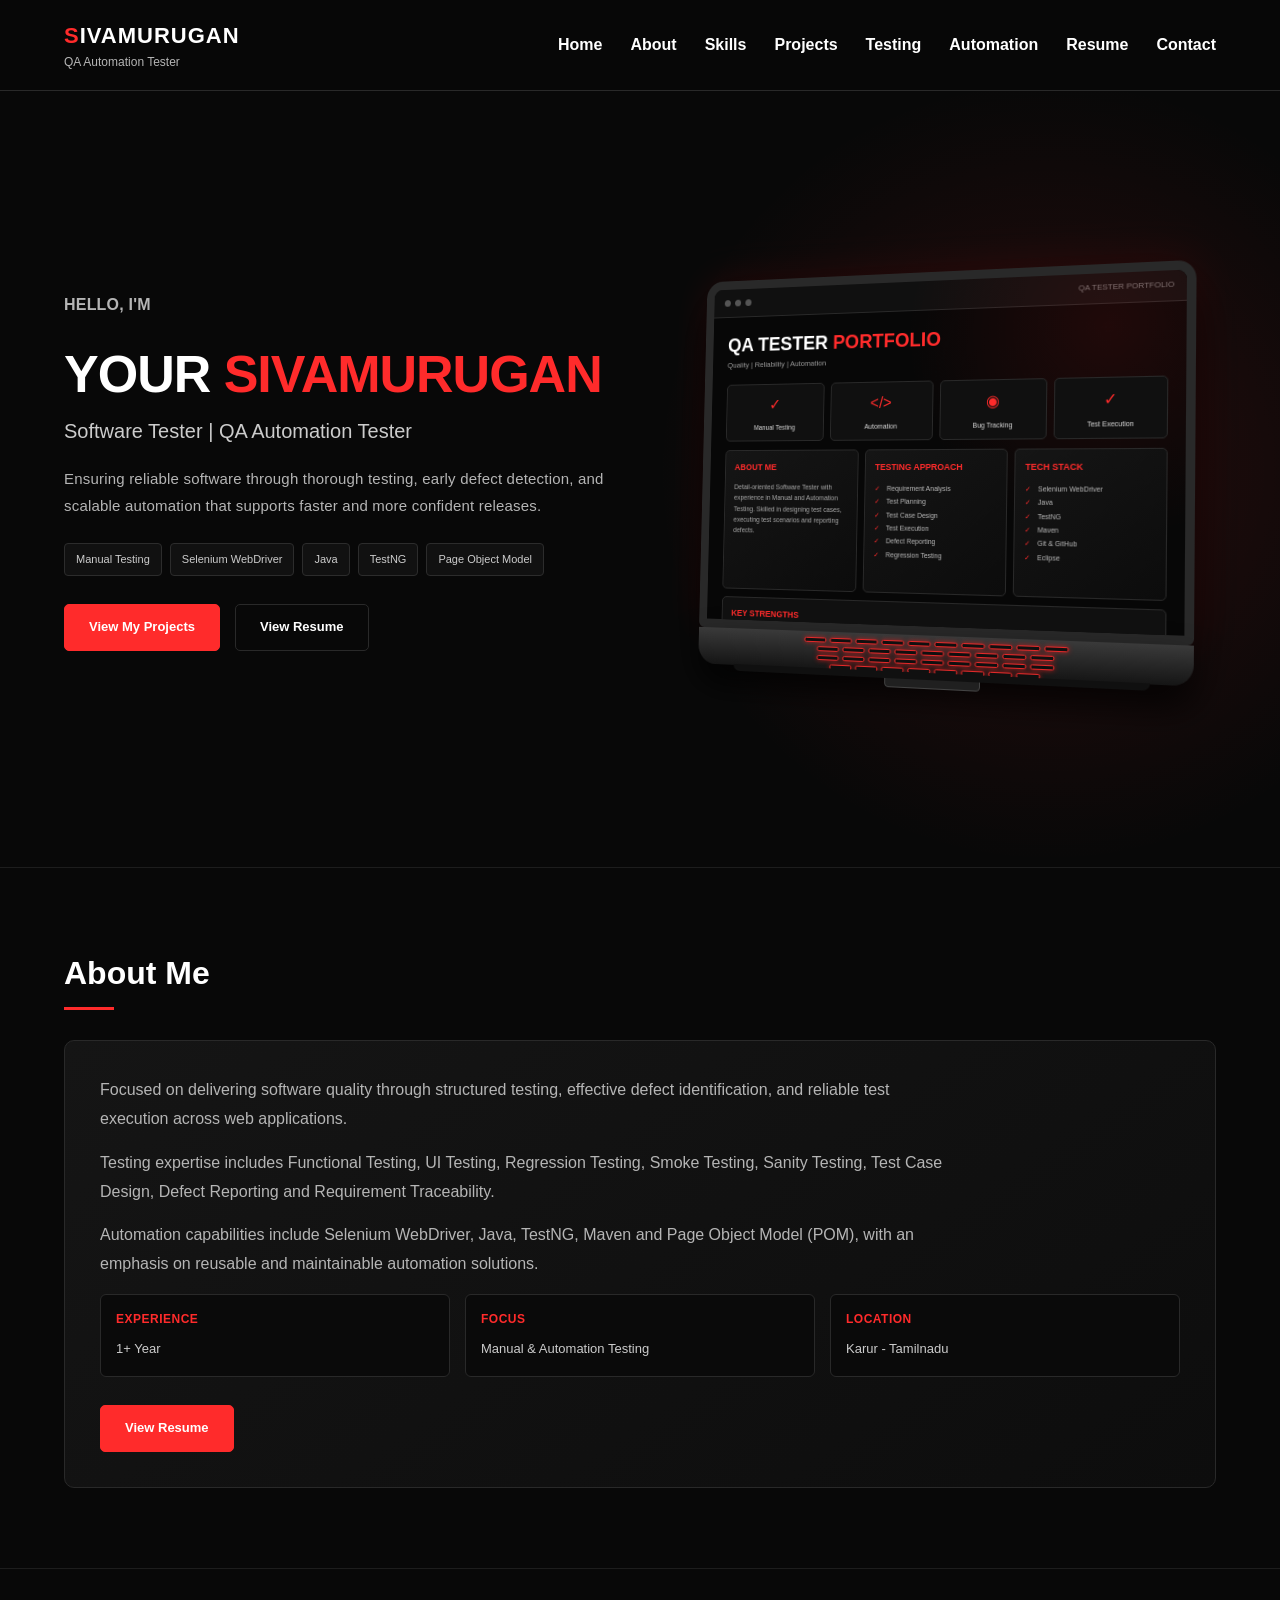
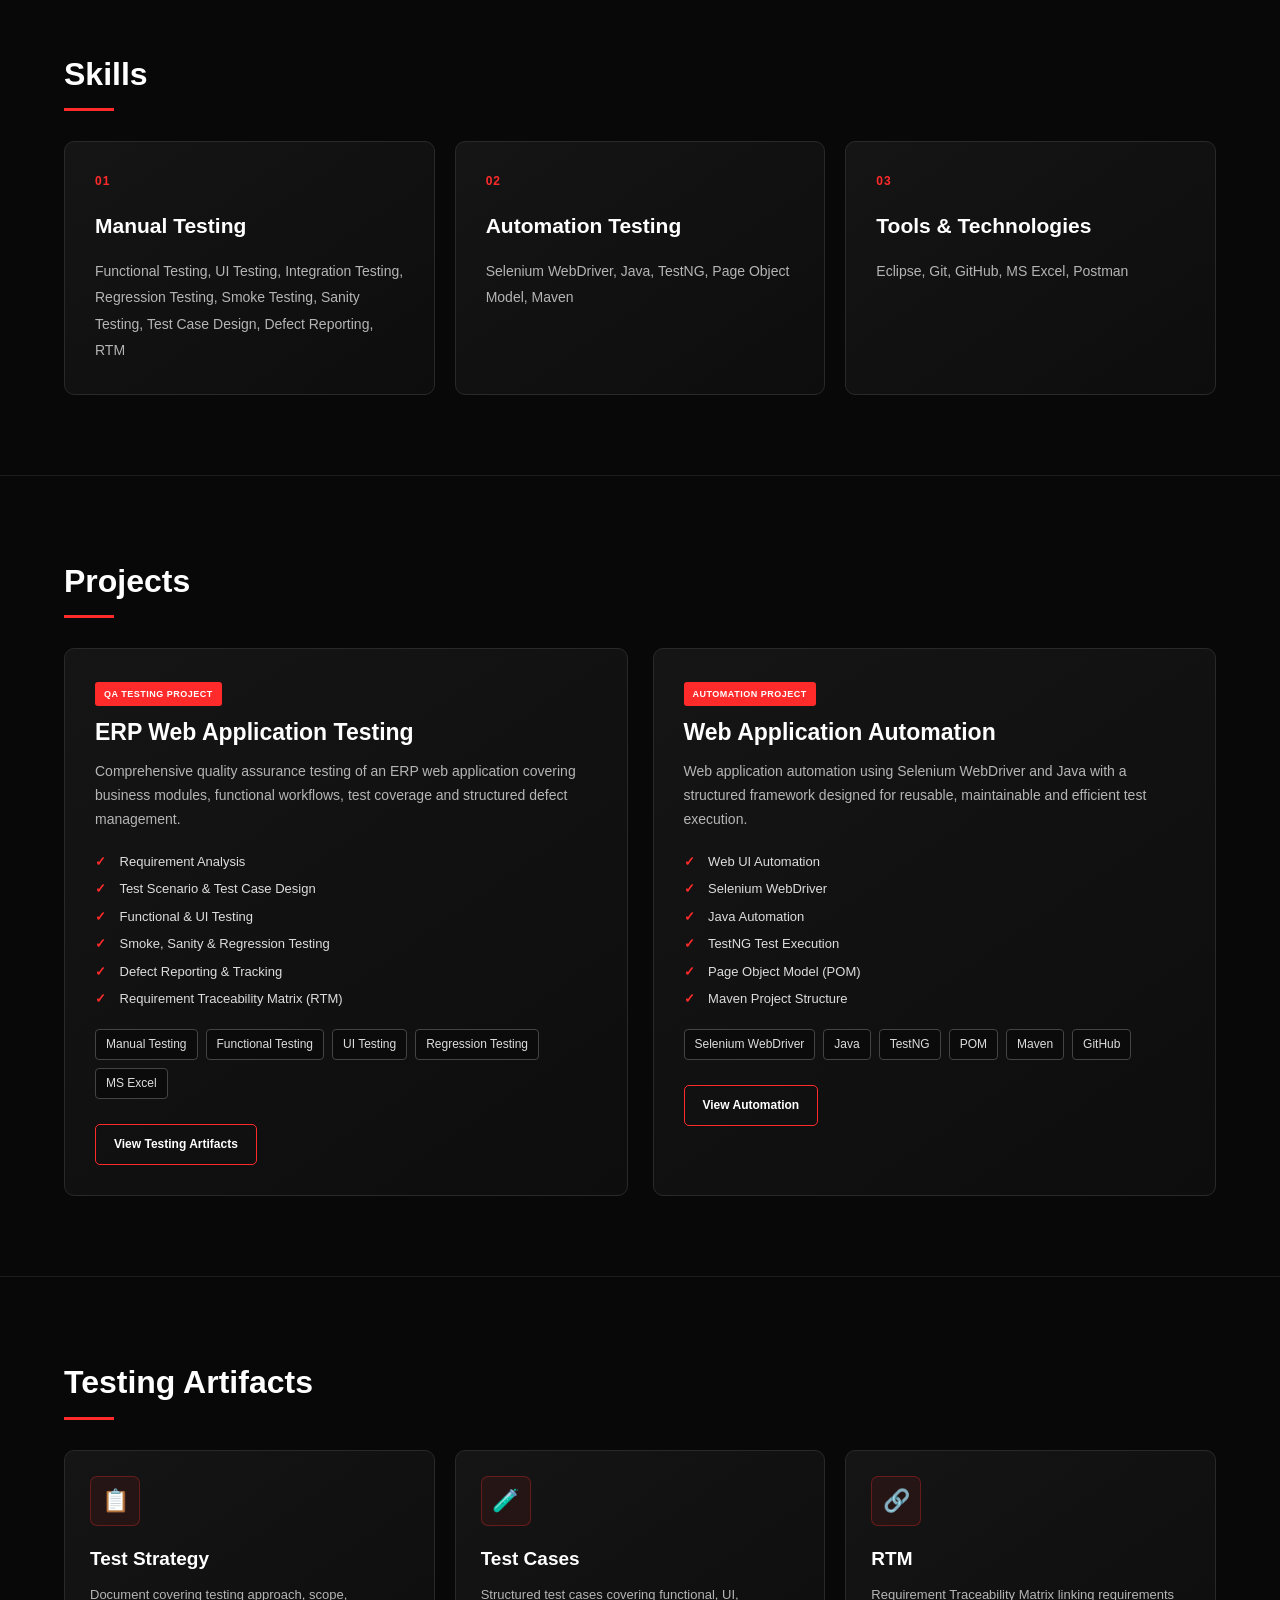
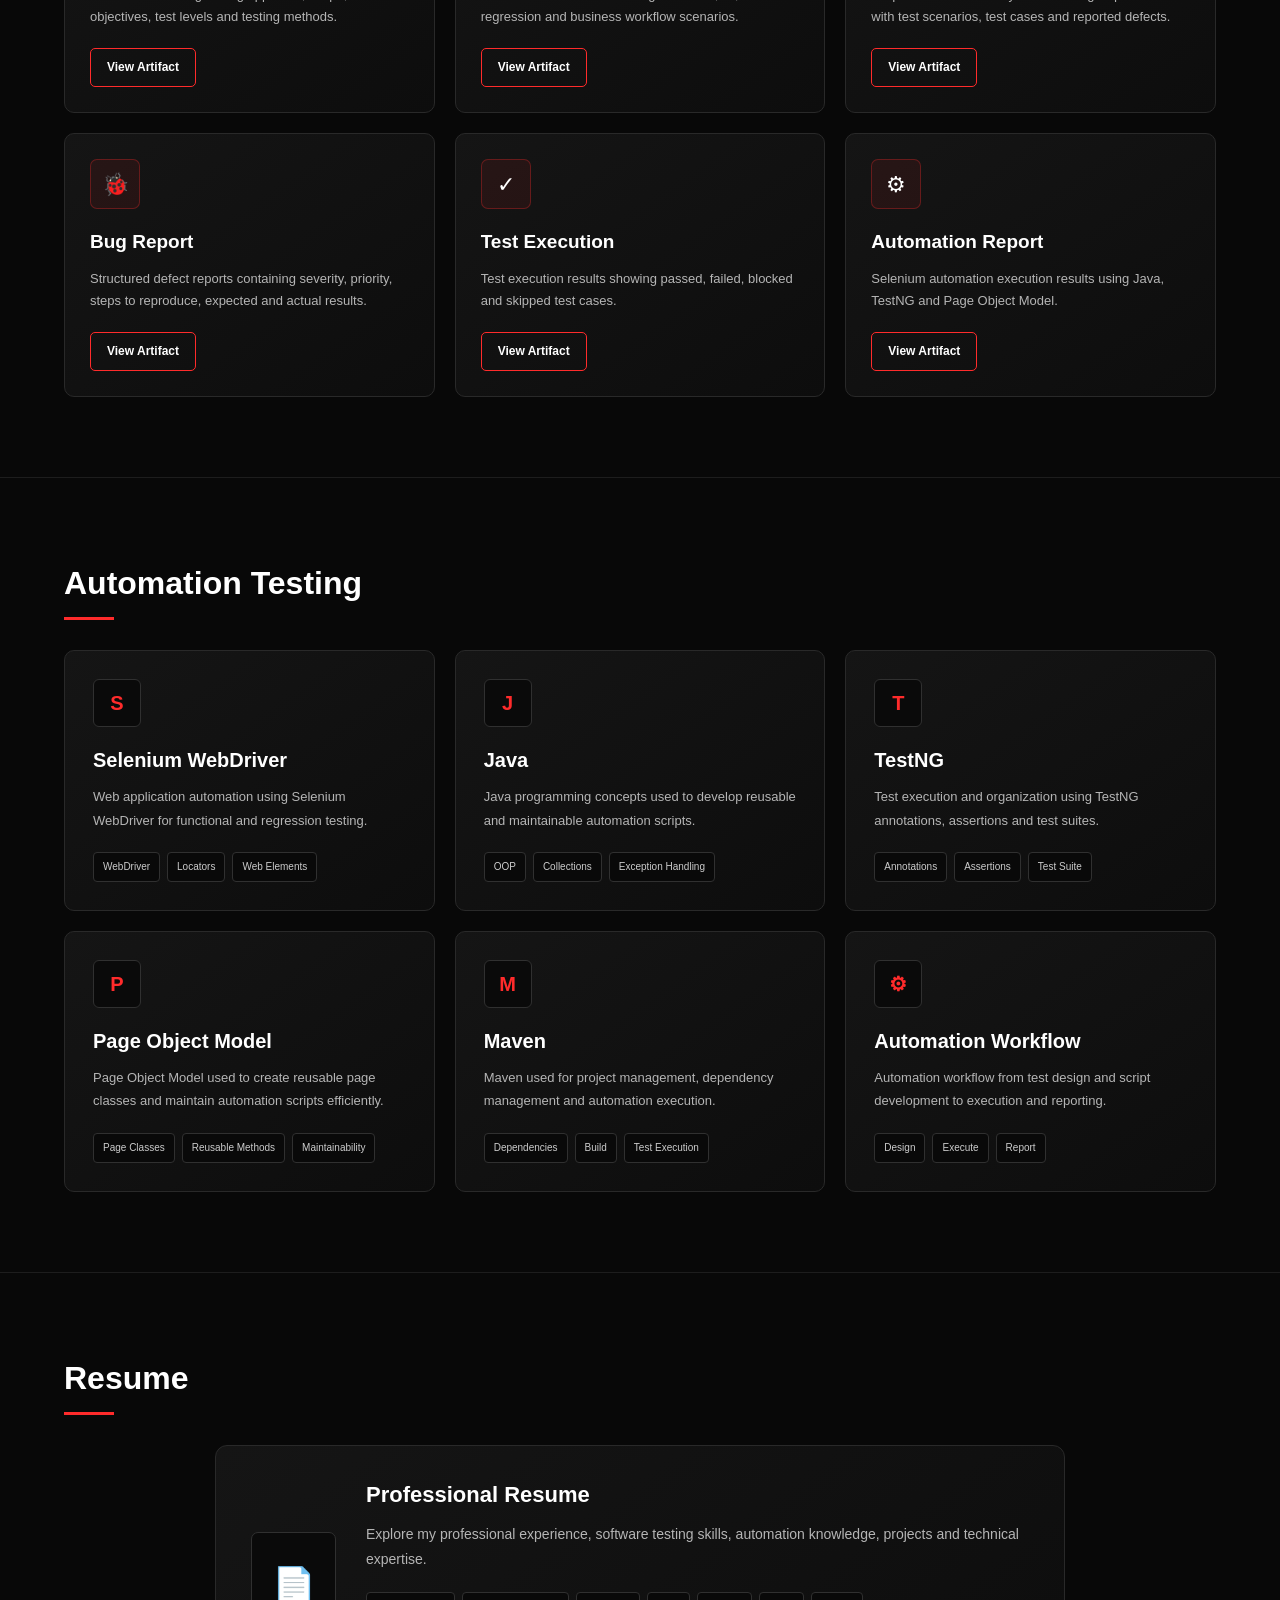
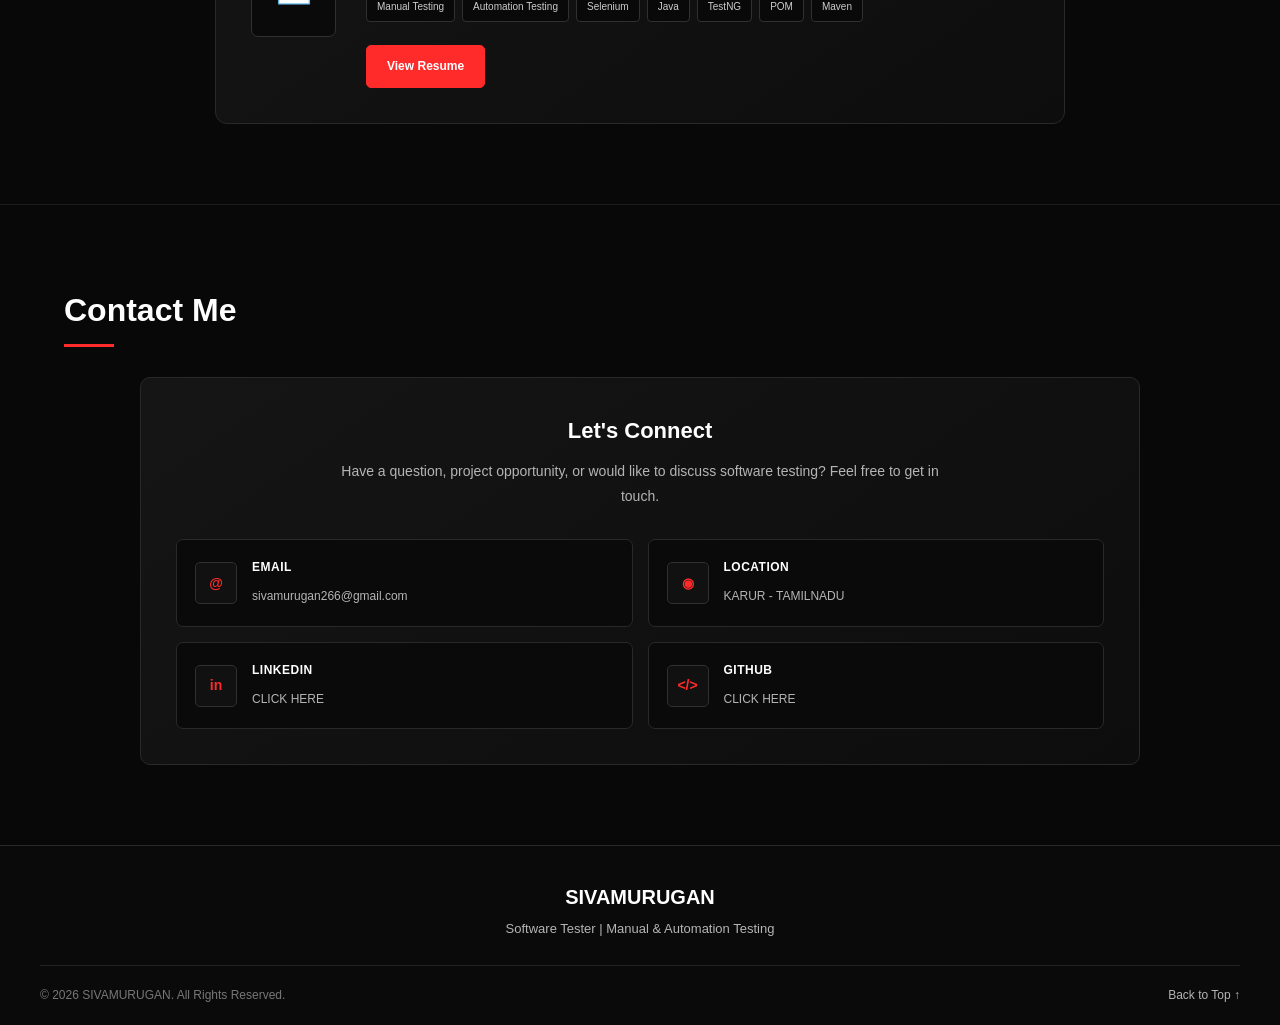
<file: index.html>
<!DOCTYPE html>
<!--
    This tells the browser that we are using HTML5.
    HTML5 is the current standard for creating web pages.
-->

<html lang="en">
<!--
    <html> = The main/root element of our webpage.
    lang="en" = Tells the browser that our page is in English.
-->

<head>

    <meta charset="UTF-8">
    <!--
        Allows the website to correctly display
        normal English characters and special characters.
    -->

    <meta name="viewport" content="width=device-width, initial-scale=1.0">
    <!--
        Makes our website responsive.
        This means it can adjust to:
        - Desktop
        - Laptop
        - Tablet
        - Mobile
    -->

    <title>SIVAMURUGAN | QA Automation Tester</title>
    <!--
        This is the title shown in the browser tab.
        Replace [YOUR NAME] later with your actual name.
    -->

    <!-- Connect our CSS file to this HTML file -->
    <link rel="stylesheet" href="style.css">

</head>


<body>

    <!-- =========================================
         NAVIGATION BAR
         ========================================= -->

    <header class="navbar">

        <div class="logo">
            <span>SIVAMURUGAN</span>
            <small>QA Automation Tester</small>
        </div>

        <!--
            Navigation menu.
            Each link will take the user to
            a different section of our webpage.
        -->

        <nav>

            <a href="#home">Home</a>

            <a href="#about">About</a>

            <a href="#skills">Skills</a>

            <a href="#projects">Projects</a>

            <a href="#artifacts">Testing</a>

            <a href="#automation">Automation</a>

            <a href="#resume">Resume</a>

            <a href="#contact">Contact</a>

        </nav>

    </header>

<!-- =====================================================
     HERO SECTION
     ===================================================== -->

<section class="hero" id="home">


    <!-- =================================================
         LEFT SIDE - INTRODUCTION
         ================================================= -->

    <div class="hero-content">

        <!-- Small introduction -->
        <p class="intro">
            HELLO, I'M
        </p>


        <!-- Your name -->
        <!-- Replace YOUR NAME later -->
        <h1>
            YOUR <span>SIVAMURUGAN</span>
        </h1>


        <!-- Job title -->
        <h2>
            Software Tester | QA Automation Tester
        </h2>


        <!-- Short professional description -->
        <p class="hero-description">

           Ensuring reliable software through thorough testing, 
           early defect detection, and scalable automation that 
           supports faster and more confident releases.

        </p>


        <!-- =================================================
             SKILLS SHOWN UNDER INTRO
             ================================================= -->

        <div class="hero-skills">

            <span>Manual Testing</span>
            <span>Selenium WebDriver</span>
            <span>Java</span>
            <span>TestNG</span>
            <span>Page Object Model</span>

        </div>


        <!-- =================================================
             HERO BUTTONS
             ================================================= -->

        <div class="hero-buttons">

            <!-- Goes to Projects section -->
            <a href="#projects"
               class="btn primary-btn">

                View My Projects

            </a>


            <!-- Resume -->
            <a href="resume.pdf"
               class="btn secondary-btn"
               target="_blank">

                View Resume
            
            </a>

        </div>

    </div>
<!-- =====================================================
     HERO LAPTOP
     ===================================================== -->

<div class="hero-visual">

    <!-- Main laptop -->
    <div class="portfolio-laptop">


        <!-- =================================================
             LAPTOP SCREEN
             ================================================= -->

        <div class="portfolio-screen">


            <!-- Browser / laptop top bar -->

            <div class="screen-header">

                <div class="browser-dots">

                    <span></span>
                    <span></span>
                    <span></span>

                </div>


                <span class="screen-title">
                    QA TESTER PORTFOLIO
                </span>

            </div>



            <!-- =================================================
                 SCREEN CONTENT
                 ================================================= -->

            <div class="screen-content">


                <!-- Dashboard heading -->

                <div class="screen-brand">

                    <div>

                        <h3>
                            QA TESTER
                            <span>PORTFOLIO</span>
                        </h3>

                        <p>
                            Quality | Reliability | Automation
                        </p>

                    </div>

                </div>



                <!-- =================================================
                     TOP QA FEATURES
                     ================================================= -->

                <div class="qa-feature-row">


                    <div class="qa-feature">

                        <div class="qa-feature-icon">
                            ✓
                        </div>

                        <span>
                            Manual Testing
                        </span>

                    </div>


                    <div class="qa-feature">

                        <div class="qa-feature-icon">
                            &lt;/&gt;
                        </div>

                        <span>
                            Automation
                        </span>

                    </div>


                    <div class="qa-feature">

                        <div class="qa-feature-icon">
                            ◉
                        </div>

                        <span>
                            Bug Tracking
                        </span>

                    </div>


                    <div class="qa-feature">

                        <div class="qa-feature-icon">
                            ✓
                        </div>

                        <span>
                            Test Execution
                        </span>

                    </div>

                </div>



                <!-- =================================================
                     INFORMATION PANELS
                     ================================================= -->

                <div class="qa-panels">


                    <!-- ABOUT ME -->

                    <div class="qa-panel">

                        <h4>
                            ABOUT ME
                        </h4>

                        <p>
                            Detail-oriented Software Tester with
                            experience in Manual and Automation
                            Testing. Skilled in designing test cases,
                            executing test scenarios and reporting
                            defects.
                        </p>

                    </div>



                    <!-- TESTING APPROACH -->

                    <div class="qa-panel">

                        <h4>
                            TESTING APPROACH
                        </h4>

                        <ul>

                            <li>
                                Requirement Analysis
                            </li>

                            <li>
                                Test Planning
                            </li>

                            <li>
                                Test Case Design
                            </li>

                            <li>
                                Test Execution
                            </li>

                            <li>
                                Defect Reporting
                            </li>

                            <li>
                                Regression Testing
                            </li>

                        </ul>

                    </div>



                    <!-- TECH STACK -->

                    <div class="qa-panel">

                        <h4>
                            TECH STACK
                        </h4>

                        <ul>

                            <li>
                                Selenium WebDriver
                            </li>

                            <li>
                                Java
                            </li>

                            <li>
                                TestNG
                            </li>

                            <li>
                                Maven
                            </li>

                            <li>
                                Git & GitHub
                            </li>

                            <li>
                                Eclipse
                            </li>

                        </ul>

                    </div>


                </div>



                <!-- =================================================
                     KEY STRENGTHS
                     ================================================= -->

                <div class="strength-panel">

                    <h4>
                        KEY STRENGTHS
                    </h4>


                    <div class="strength-list">


                        <div>
                            <span>◈</span>
                            <p>
                                Analytical<br>
                                Skills
                            </p>
                        </div>


                        <div>
                            <span>◉</span>
                            <p>
                                Attention<br>
                                to Detail
                            </p>
                        </div>


                        <div>
                            <span>✦</span>
                            <p>
                                Problem<br>
                                Solving
                            </p>
                        </div>


                        <div>
                            <span>♧</span>
                            <p>
                                Team<br>
                                Collaboration
                            </p>
                        </div>

                    </div>

                </div>



                <!-- =================================================
                     QA WORKFLOW
                     ================================================= -->

                <div class="qa-workflow">

                    <span>
                        REQUIREMENTS
                    </span>

                    <b>→</b>

                    <span>
                        TEST DESIGN
                    </span>

                    <b>→</b>

                    <span>
                        AUTOMATION
                    </span>

                    <b>→</b>

                    <span>
                        EXECUTION
                    </span>

                    <b>→</b>

                    <span>
                        REPORTING
                    </span>

                </div>

            </div>

        </div>



        <!-- =================================================
             LAPTOP BASE
             ================================================= -->

        <div class="portfolio-laptop-base">


            <!-- Keyboard -->

            <div class="portfolio-keyboard">


                <div class="portfolio-key-row">

                    <span></span>
                    <span></span>
                    <span></span>
                    <span></span>
                    <span></span>
                    <span></span>
                    <span></span>
                    <span></span>
                    <span></span>
                    <span></span>

                </div>


                <div class="portfolio-key-row">

                    <span></span>
                    <span></span>
                    <span></span>
                    <span></span>
                    <span></span>
                    <span></span>
                    <span></span>
                    <span></span>
                    <span></span>

                </div>


                <div class="portfolio-key-row">

                    <span></span>
                    <span></span>
                    <span></span>
                    <span></span>
                    <span></span>
                    <span></span>
                    <span></span>
                    <span></span>
                    <span></span>

                </div>


                <div class="portfolio-key-row">

                    <span></span>
                    <span></span>
                    <span></span>
                    <span></span>
                    <span></span>
                    <span></span>
                    <span></span>
                    <span></span>

                </div>

            </div>


            <!-- Trackpad -->

            <div class="portfolio-trackpad"></div>

        </div>

    </div>

</div>

</section>


<!-- =====================================================
     ABOUT SECTION
     ===================================================== -->

<section id="about" class="section">

    <h2 class="section-title">
        About Me
    </h2>

    <div class="about-container">

        <div class="about-content">

           <!-- =================================================
                PROFESSIONAL OVERVIEW
                ================================================= -->

            <p>
                Focused on delivering software quality through
                structured testing, effective defect identification,
                and reliable test execution across web applications.
            </p>

            <p>
                Testing expertise includes Functional Testing, UI Testing,
                Regression Testing, Smoke Testing, Sanity Testing,
                Test Case Design, Defect Reporting and Requirement
                Traceability.
            </p>

            <p>
                Automation capabilities include Selenium WebDriver,
                Java, TestNG, Maven and Page Object Model (POM),
                with an emphasis on reusable and maintainable
                automation solutions.
            </p>


            <!-- You can replace these values later -->

           <div class="about-details">

                <div>
                    <strong>Experience</strong>
                    <span>1+ Year</span>
                </div>

                <div>
                    <strong>Focus</strong>
                    <span>Manual & Automation Testing</span>
                </div>

                <div>
                    <strong>Location</strong>
                    <span>Karur - Tamilnadu</span>
                </div>

            </div>


            <!-- Resume button -->

            <a href="#resume" class="btn primary-btn">
                View Resume
            </a>

        </div>

    </div>

</section>

<!-- =====================================================
     SKILLS SECTION
===================================================== -->

<section id="skills" class="section">

    <h2 class="section-title">
        Skills
    </h2>

    <div class="skills-container">

        <!-- Manual Testing -->
        <div class="skill-card">

            <div class="skill-number">01</div>

            <h3>Manual Testing</h3>

            <p>
                Functional Testing,
                UI Testing,
                Integration Testing,
                Regression Testing,
                Smoke Testing,
                Sanity Testing,
                Test Case Design,
                Defect Reporting,
                RTM
            </p>

        </div>


        <!-- Automation Testing -->
        <div class="skill-card">

            <div class="skill-number">02</div>

            <h3>Automation Testing</h3>

            <p>
                Selenium WebDriver,
                Java,
                TestNG,
                Page Object Model,
                Maven
            </p>

        </div>


        <!-- Tools -->
        <div class="skill-card">

            <div class="skill-number">03</div>

            <h3>Tools & Technologies</h3>

            <p>
                Eclipse,
                Git,
                GitHub,
                MS Excel,
                Postman
            </p>

        </div>

    </div>

</section>

<!-- =====================================================
     PROJECTS SECTION
===================================================== -->

<section id="projects" class="section">

    <h2 class="section-title">
        Projects
    </h2>

    <div class="project-container">

        <!-- =================================================
             PROJECT 1 - MANUAL TESTING
        ================================================= -->

        <div class="project-card">

            <span class="project-label">
                QA TESTING PROJECT
            </span>

            <h3>
                ERP Web Application Testing
            </h3>

            <p>
                Comprehensive quality assurance testing of an
                ERP web application covering business modules,
                functional workflows, test coverage and
                structured defect management.
            </p>

            <ul>

                <li>
                    Requirement Analysis
                </li>

                <li>
                    Test Scenario & Test Case Design
                </li>

                <li>
                    Functional & UI Testing
                </li>

                <li>
                    Smoke, Sanity & Regression Testing
                </li>

                <li>
                    Defect Reporting & Tracking
                </li>

                <li>
                    Requirement Traceability Matrix (RTM)
                </li>

            </ul>

            <!-- Technologies -->

            <div class="technology-tags">

                <span>Manual Testing</span>

                <span>Functional Testing</span>

                <span>UI Testing</span>

                <span>Regression Testing</span>

                <span>MS Excel</span>

            </div>

            <!-- Project button -->

            <div class="project-buttons">

                <a href="#artifacts" class="project-btn">
                    View Testing Artifacts
                </a>

            </div>

        </div>


        <!-- =================================================
             PROJECT 2 - AUTOMATION
        ================================================= -->

        <div class="project-card">

            <span class="project-label">
                AUTOMATION PROJECT
            </span>

            <h3>
                Web Application Automation
            </h3>

            <p>
                Web application automation using Selenium
                WebDriver and Java with a structured framework
                designed for reusable, maintainable and
                efficient test execution.
            </p>

            <ul>

                <li>
                    Web UI Automation
                </li>

                <li>
                    Selenium WebDriver
                </li>

                <li>
                    Java Automation
                </li>

                <li>
                    TestNG Test Execution
                </li>

                <li>
                    Page Object Model (POM)
                </li>

                <li>
                    Maven Project Structure
                </li>

            </ul>

            <!-- Technologies -->

            <div class="technology-tags">

                <span>Selenium WebDriver</span>

                <span>Java</span>

                <span>TestNG</span>

                <span>POM</span>

                <span>Maven</span>

                <span>GitHub</span>

            </div>

            <!-- Project button -->

            <div class="project-buttons">

                <a href="#automation" class="project-btn">
                    View Automation
                </a>

            </div>

        </div>

    </div>

</section>

<!-- =====================================================
     TESTING ARTIFACTS SECTION
     ===================================================== -->

<section id="artifacts" class="section artifacts-section">

    <h2 class="section-title">
        Testing Artifacts
    </h2>


    <div class="artifacts-container">


        <!-- =================================================
             TEST STRATEGY
             ================================================= -->

        <div class="artifact-card">

            <div class="artifact-icon">
                📋
            </div>

            <div class="artifact-content">

                <h3>
                    Test Strategy
                </h3>

                <p>
                    Document covering testing approach,
                    scope, objectives, test levels and
                    testing methods.
                </p>

                <!-- Test Strategy -->
                <a href="artifacts/test-strategy.pdf"
                target="_blank"
                class="artifact-btn">
                    View Artifact
                </a>

            </div>

        </div>


        <!-- =================================================
             TEST CASES
             ================================================= -->

        <div class="artifact-card">

            <div class="artifact-icon">
                🧪
            </div>

            <div class="artifact-content">

                <h3>
                    Test Cases
                </h3>

                <p>
                    Structured test cases covering functional, UI,
                    regression and business workflow scenarios.
                </p>

                <!-- Test Cases -->
                <a href="artifacts/test-cases.xlsx"
                target="_blank"
                class="artifact-btn">
                    View Artifact
                </a>

            </div>

        </div>


        <!-- =================================================
             RTM
             ================================================= -->

        <div class="artifact-card">

            <div class="artifact-icon">
                🔗
            </div>

            <div class="artifact-content">

                <h3>
                    RTM
                </h3>

                <p>
                    Requirement Traceability Matrix linking requirements
                    with test scenarios, test cases and reported defects.
                </p>

                <!-- RTM -->
                <a href="artifacts/rtm.xlsx"
                target="_blank"
                class="artifact-btn">
                    View Artifact
                </a>

            </div>

        </div>


        <!-- =================================================
             BUG REPORT
             ================================================= -->

        <div class="artifact-card">

            <div class="artifact-icon">
                🐞
            </div>

            <div class="artifact-content">

                <h3>
                    Bug Report
                </h3>

                <p>
                    Structured defect reports containing
                    severity, priority, steps to reproduce,
                    expected and actual results.
                </p>

                <!-- Bug Report -->
                <a href="artifacts/bug-report.xlsx"
                target="_blank"
                class="artifact-btn">
                    View Artifact
                </a>

            </div>

        </div>


        <!-- =================================================
             TEST EXECUTION REPORT
             ================================================= -->

        <div class="artifact-card">

            <div class="artifact-icon">
                ✓
            </div>

            <div class="artifact-content">

                <h3>
                    Test Execution
                </h3>

                <p>
                    Test execution results showing passed,
                    failed, blocked and skipped test cases.
                </p>

                <!-- Test Execution -->
                <a href="artifacts/test-execution.xlsx"
                target="_blank"
                class="artifact-btn">
                    View Artifact
                </a>

            </div>

        </div>


        <!-- =================================================
             AUTOMATION REPORT
             ================================================= -->

        <div class="artifact-card">

            <div class="artifact-icon">
                ⚙
            </div>

            <div class="artifact-content">

                <h3>
                    Automation Report
                </h3>

                <p>
                    Selenium automation execution results
                    using Java, TestNG and Page Object
                    Model.
                </p>

                <!-- Automation Report -->
                <a href="artifacts/automation-report.html"
                target="_blank"
                class="artifact-btn">
                    View Artifact
                </a>

            </div>

        </div>


    </div>

</section>
<section id="automation" class="section automation-section">

    <!-- Section heading -->
    <h2 class="section-title">Automation Testing</h2>

    <div class="automation-container">

        <!-- Selenium WebDriver -->
        <div class="automation-card">

            <!-- Technology short name -->
            <div class="automation-icon">S</div>

            <div class="automation-content">

                <!-- Technology name -->
                <h3>Selenium WebDriver</h3>

                <!-- Short explanation -->
                <p>
                    Web application automation using Selenium WebDriver
                    for functional and regression testing.
                </p>

                <!-- Important concepts -->
                <div class="automation-tags">
                    <span>WebDriver</span>
                    <span>Locators</span>
                    <span>Web Elements</span>
                </div>

            </div>
        </div>


        <!-- Java -->
        <div class="automation-card">

            <div class="automation-icon">J</div>

            <div class="automation-content">

                <h3>Java</h3>

                <p>
                    Java programming concepts used to develop reusable
                    and maintainable automation scripts.
                </p>

                <div class="automation-tags">
                    <span>OOP</span>
                    <span>Collections</span>
                    <span>Exception Handling</span>
                </div>

            </div>
        </div>


        <!-- TestNG -->
        <div class="automation-card">

            <div class="automation-icon">T</div>

            <div class="automation-content">

                <h3>TestNG</h3>

                <p>
                    Test execution and organization using TestNG
                    annotations, assertions and test suites.
                </p>

                <div class="automation-tags">
                    <span>Annotations</span>
                    <span>Assertions</span>
                    <span>Test Suite</span>
                </div>

            </div>
        </div>


        <!-- Page Object Model -->
        <div class="automation-card">

            <div class="automation-icon">P</div>

            <div class="automation-content">

                <h3>Page Object Model</h3>

                <p>
                    Page Object Model used to create reusable page classes
                    and maintain automation scripts efficiently.
                </p>

                <div class="automation-tags">
                    <span>Page Classes</span>
                    <span>Reusable Methods</span>
                    <span>Maintainability</span>
                </div>

            </div>
        </div>


        <!-- Maven -->
        <div class="automation-card">

            <div class="automation-icon">M</div>

            <div class="automation-content">

                <h3>Maven</h3>

                <p>
                    Maven used for project management, dependency
                    management and automation execution.
                </p>

                <div class="automation-tags">
                    <span>Dependencies</span>
                    <span>Build</span>
                    <span>Test Execution</span>
                </div>

            </div>
        </div>


        <!-- Automation Workflow -->
        <div class="automation-card">

            <div class="automation-icon">⚙</div>

            <div class="automation-content">

                <h3>Automation Workflow</h3>

                <p>
                    Automation workflow from test design and script
                    development to execution and reporting.
                </p>

                <div class="automation-tags">
                    <span>Design</span>
                    <span>Execute</span>
                    <span>Report</span>
                </div>

            </div>
        </div>

    </div>
</section>
<section id="resume" class="section resume-section">

    <!-- Section heading -->
    <h2 class="section-title">Resume</h2>

    <div class="resume-container">

        <!-- Resume card -->
        <div class="resume-card">

            <!-- Resume document icon -->
            <div class="resume-icon">
                <span>📄</span>
            </div>

            <!-- Resume information -->
            <div class="resume-content">

                <!-- Resume title -->
                <h3>Professional Resume</h3>

                <!-- Short description -->
                <p>
                    Explore my professional experience, software testing
                    skills, automation knowledge, projects and technical
                    expertise.
                </p>

                <!-- Resume skill tags -->
                <div class="resume-tags">
                    <span>Manual Testing</span>
                    <span>Automation Testing</span>
                    <span>Selenium</span>
                    <span>Java</span>
                    <span>TestNG</span>
                    <span>POM</span>
                    <span>Maven</span>
                </div>

                <!-- Resume action -->
                <div class="resume-buttons">

                    <!-- Opens resume PDF in a new browser tab -->
                    <a
                        href="resume.pdf"
                        target="_blank"
                        class="resume-btn view-download-btn"
                    >
                        View Resume
                    </a>

                </div>

            </div>

        </div>

    </div>

</section>
<section id="contact" class="section">

    <!-- Section heading -->
    <h2 class="section-title">Contact Me</h2>

    <div class="contact-container">

        <div class="contact-info">

            <!-- Contact introduction -->
            <h3>Let's Connect</h3>

            <p>
                Have a question, project opportunity, or would like to
                discuss software testing? Feel free to get in touch.
            </p>


            <!-- First row -->
            <div class="contact-row">

                <!-- Email -->
                <div class="contact-item">

                    <div class="contact-icon">@</div>

                    <div>
                        <strong>Email</strong>

                        <!-- Replace with your actual email -->
                        <a href="mailto:YOUR_EMAIL">
                            sivamurugan266@gmail.com
                        </a>
                    </div>

                </div>


                <!-- Location -->
                <div class="contact-item">

                    <div class="contact-icon">◉</div>

                    <div>
                        <strong>Location</strong>

                        <!-- Replace with your location -->
                        <a href="#" target="_blank">
                            KARUR - TAMILNADU
                        </a>
                    </div>

                </div>

            </div>


            <!-- Second row -->
            <div class="contact-row">

                <!-- LinkedIn -->
                <div class="contact-item">

                    <div class="contact-icon">in</div>

                    <div>
                        <strong>LinkedIn</strong>

                        <!-- Replace # with your LinkedIn URL -->
                        <a href="https://linkedin.com/in/sivamurugan-g-4755a1272" target="_blank">
                            CLICK HERE
                        </a>
                    </div>

                </div>


                <!-- GitHub -->
                <div class="contact-item">

                    <div class="contact-icon">&lt;/&gt;</div>

                    <div>
                        <strong>GitHub</strong>

                        <!-- Replace # with your GitHub URL -->
                        <a href="https://github.com/Sivamurugan2004" target="_blank">
                            CLICK HERE
                        </a>
                    </div>

                </div>

            </div>

        </div>

    </div>

</section>
<footer class="footer">

    <div class="footer-container">

        <!-- Footer profile information -->
        <div class="footer-info">

            <!-- Replace with your name -->
            <h3>SIVAMURUGAN</h3>

            <!-- Professional role -->
            <p>
                Software Tester | Manual & Automation Testing
            </p>

        </div>


        <!-- Footer bottom section -->
        <div class="footer-bottom">

            <!-- Copyright -->
            <p>
                © 2026 SIVAMURUGAN. All Rights Reserved.
            </p>


            <!-- Scroll back to Home -->
            <a href="#home" class="back-to-top">
                Back to Top ↑
            </a>

        </div>

    </div>

</footer>

    <!-- Connect JavaScript -->
    <script src="script.js"></script>

</body>

</html>
</file>
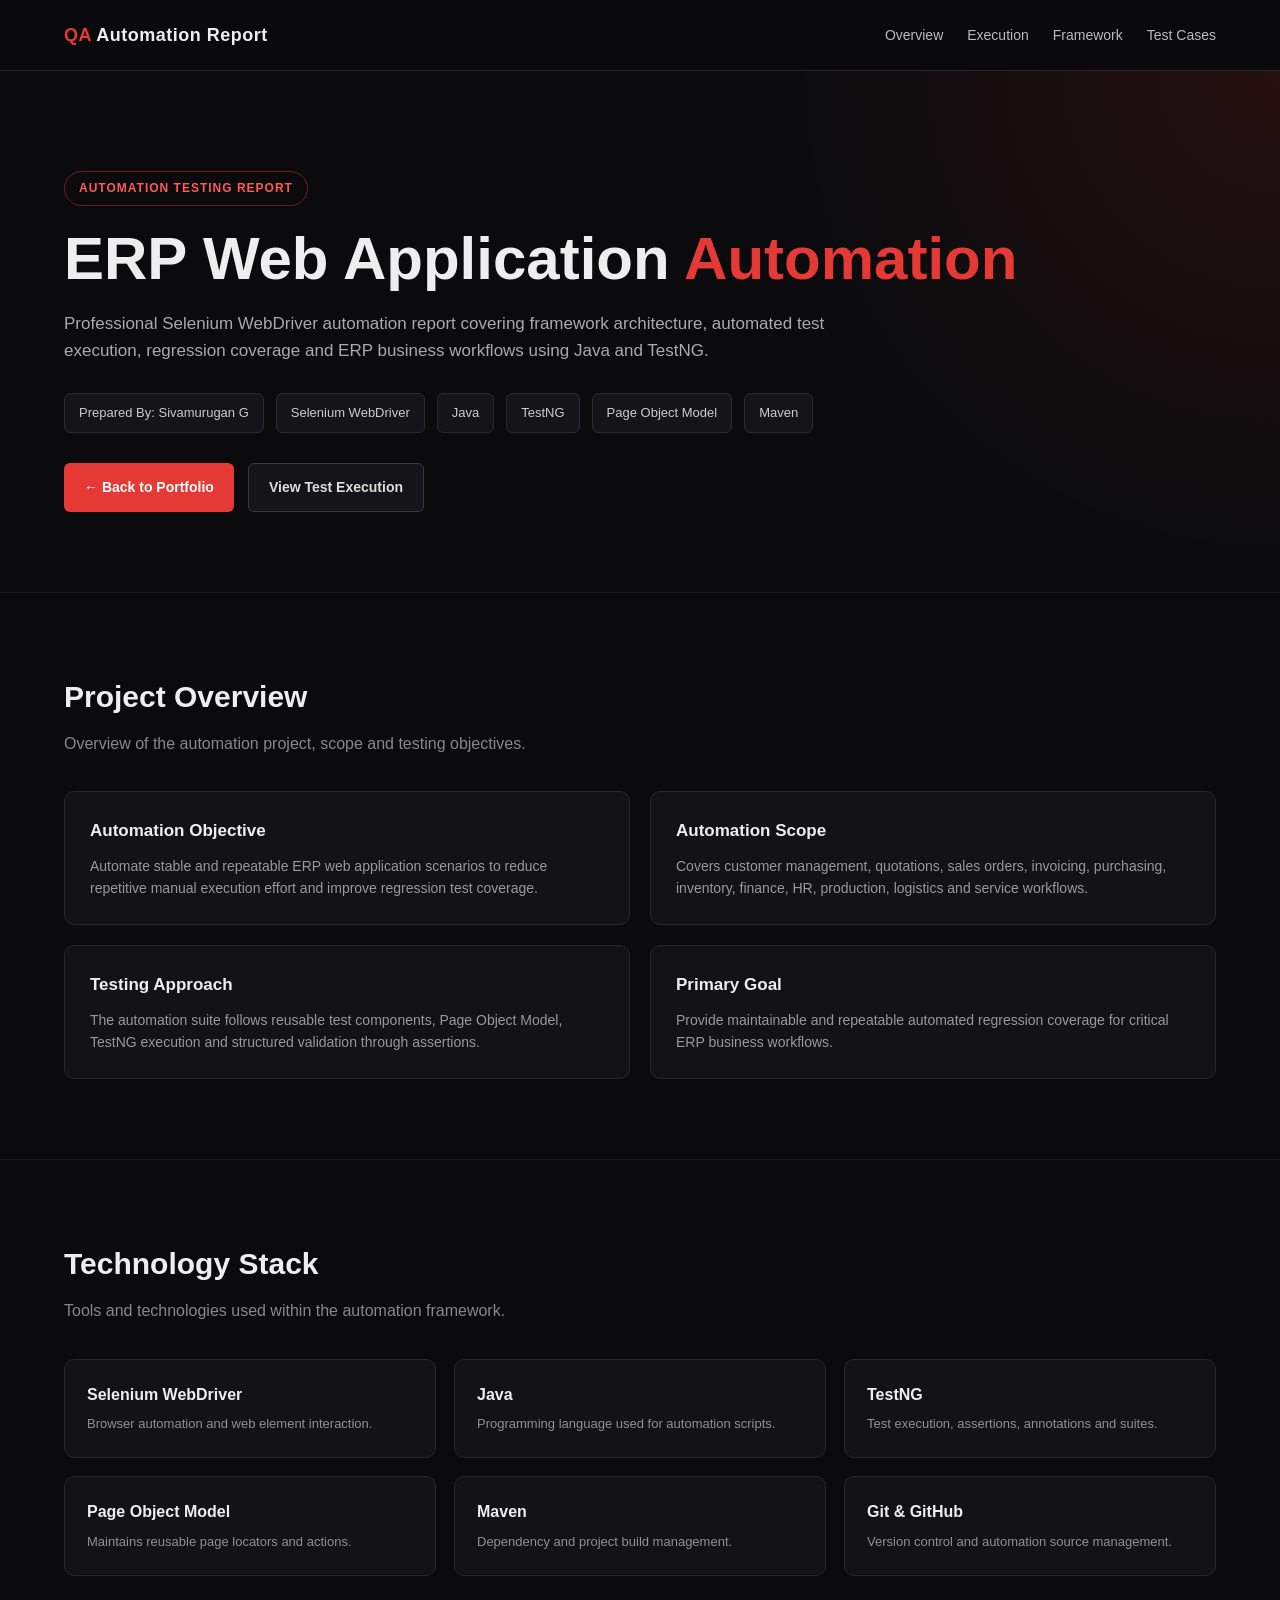
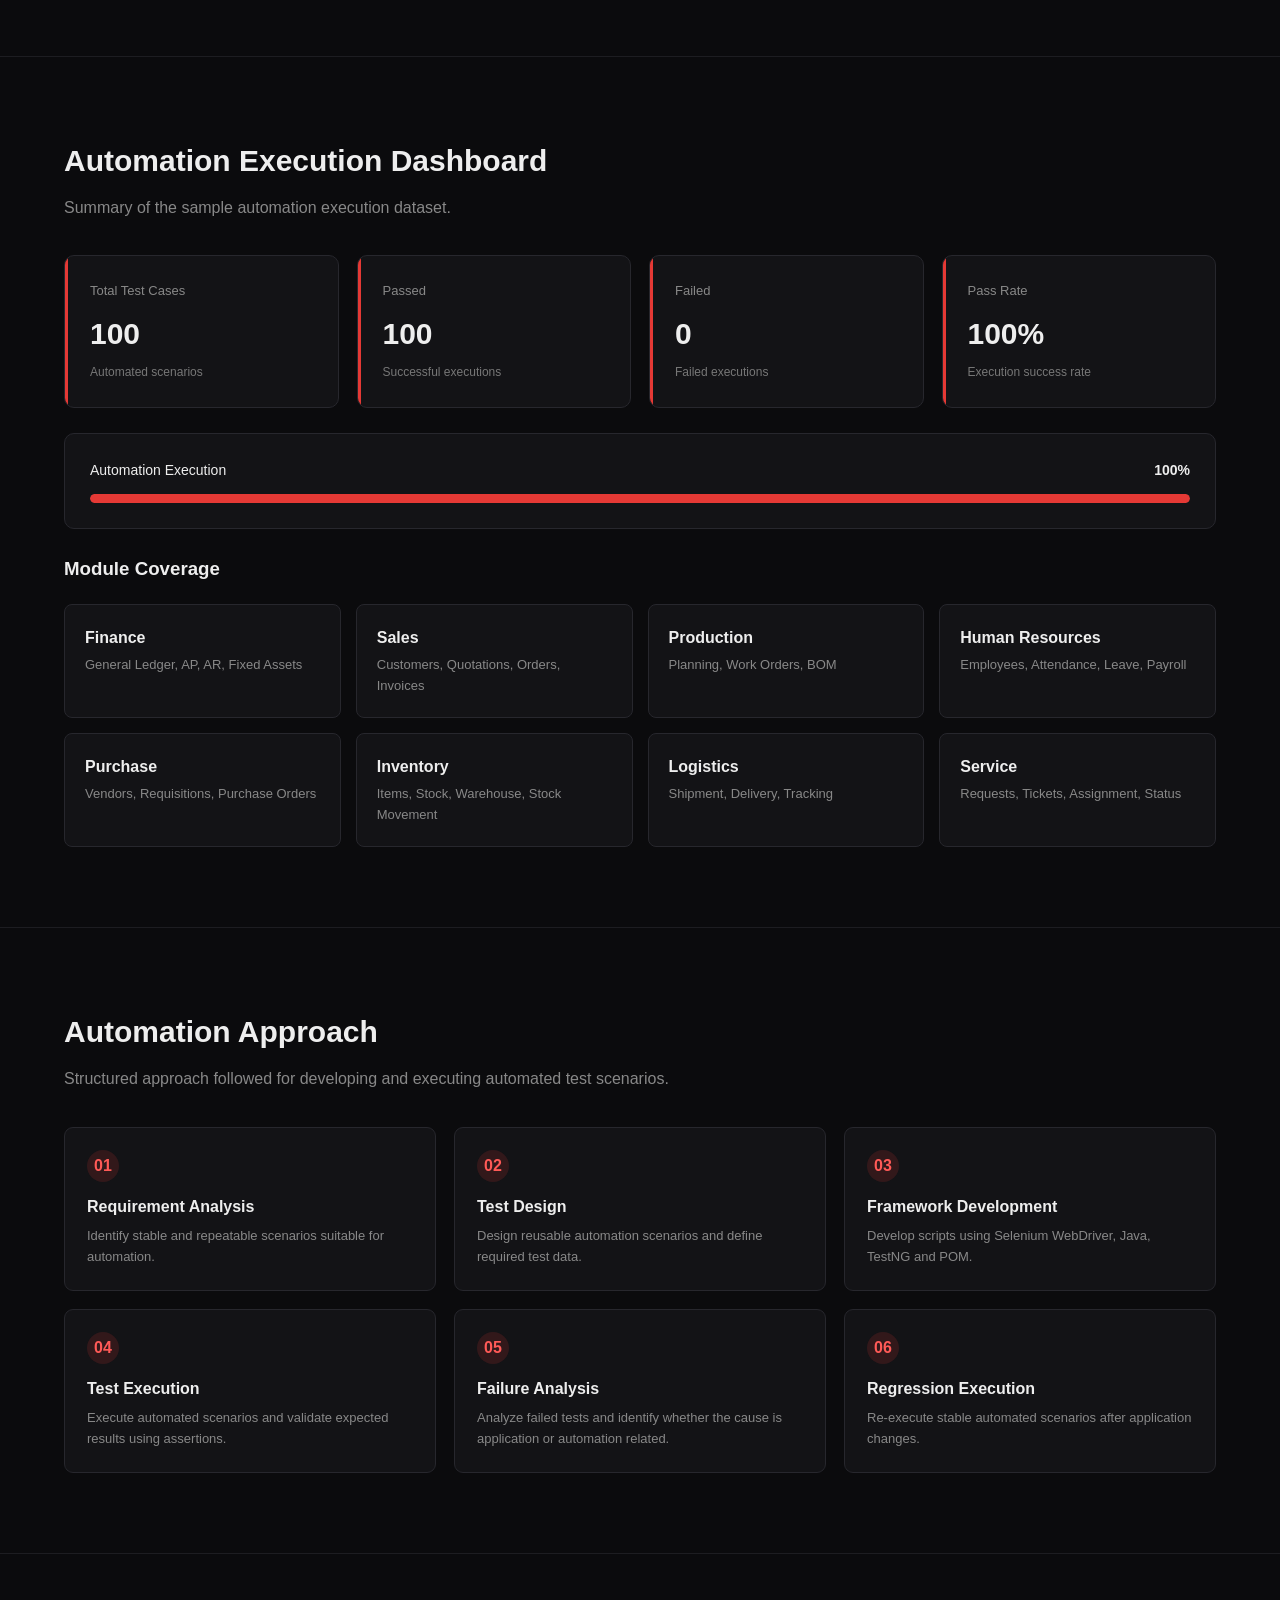
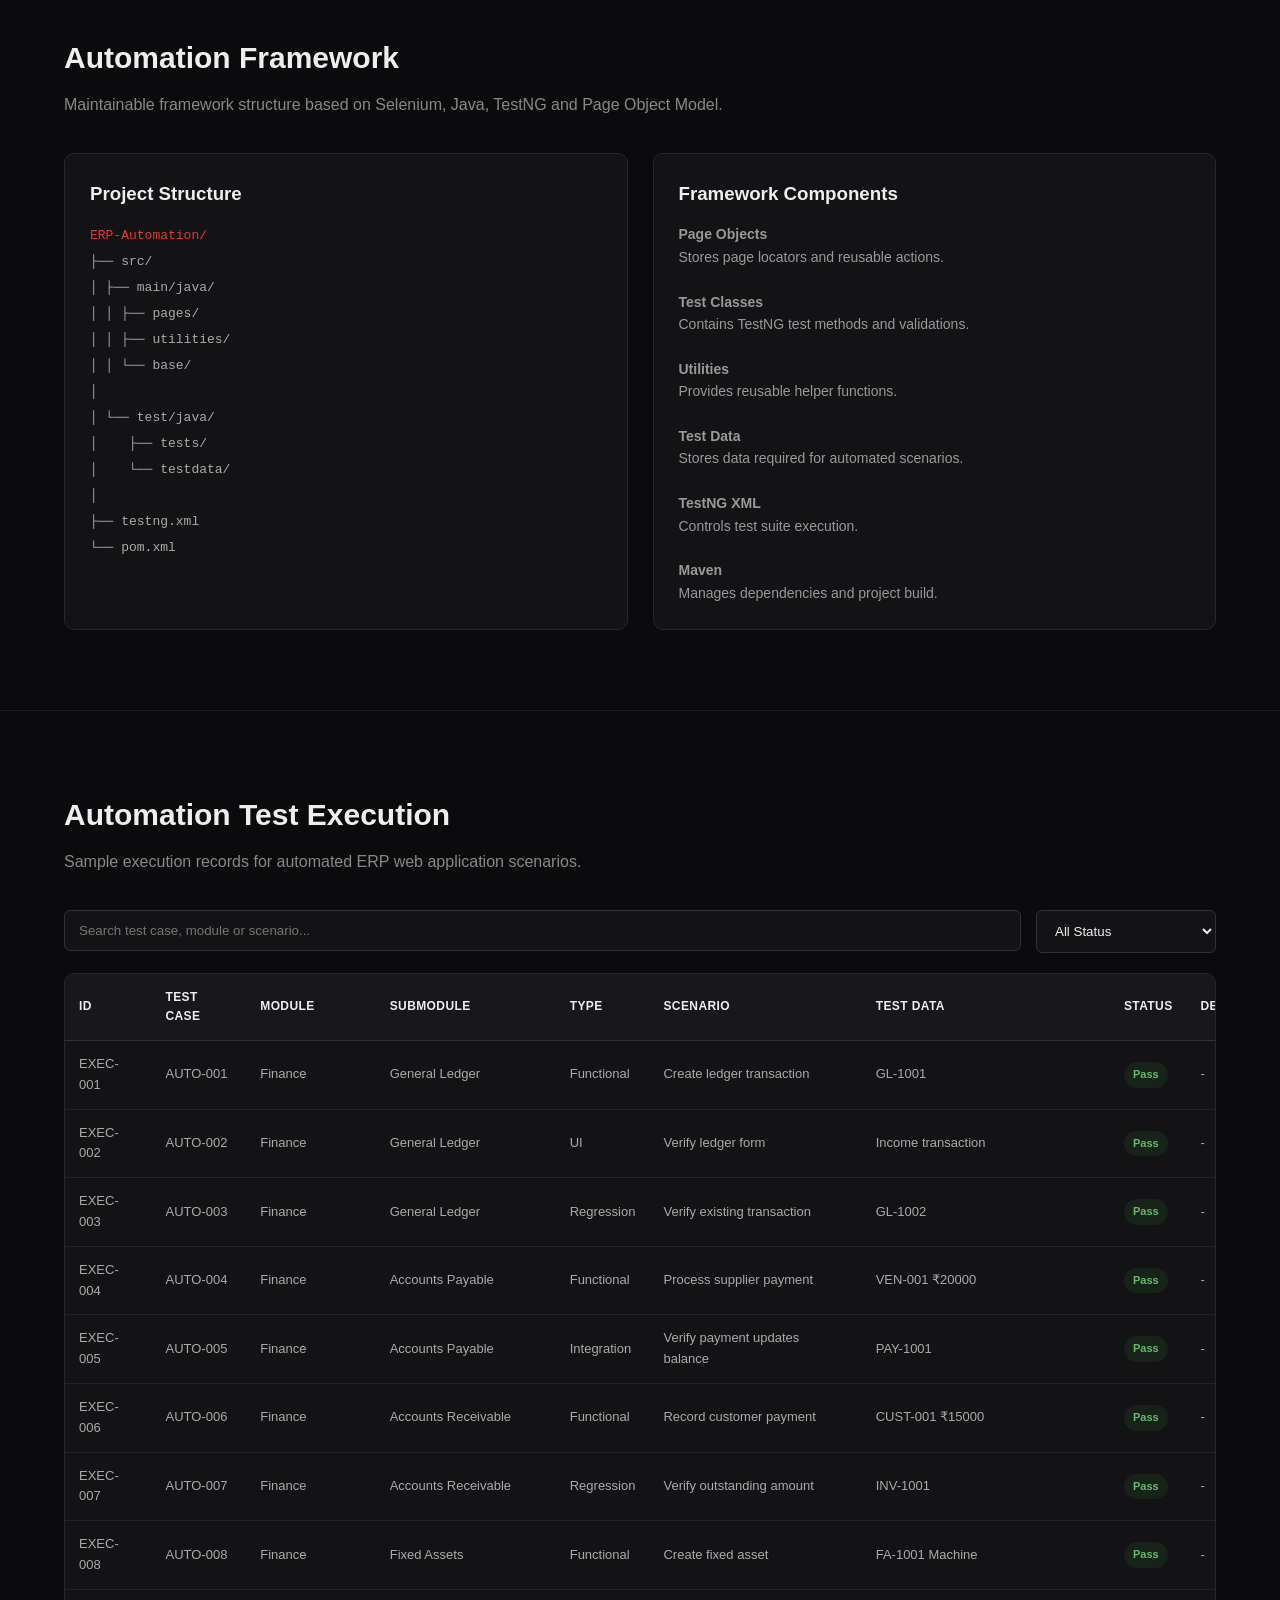
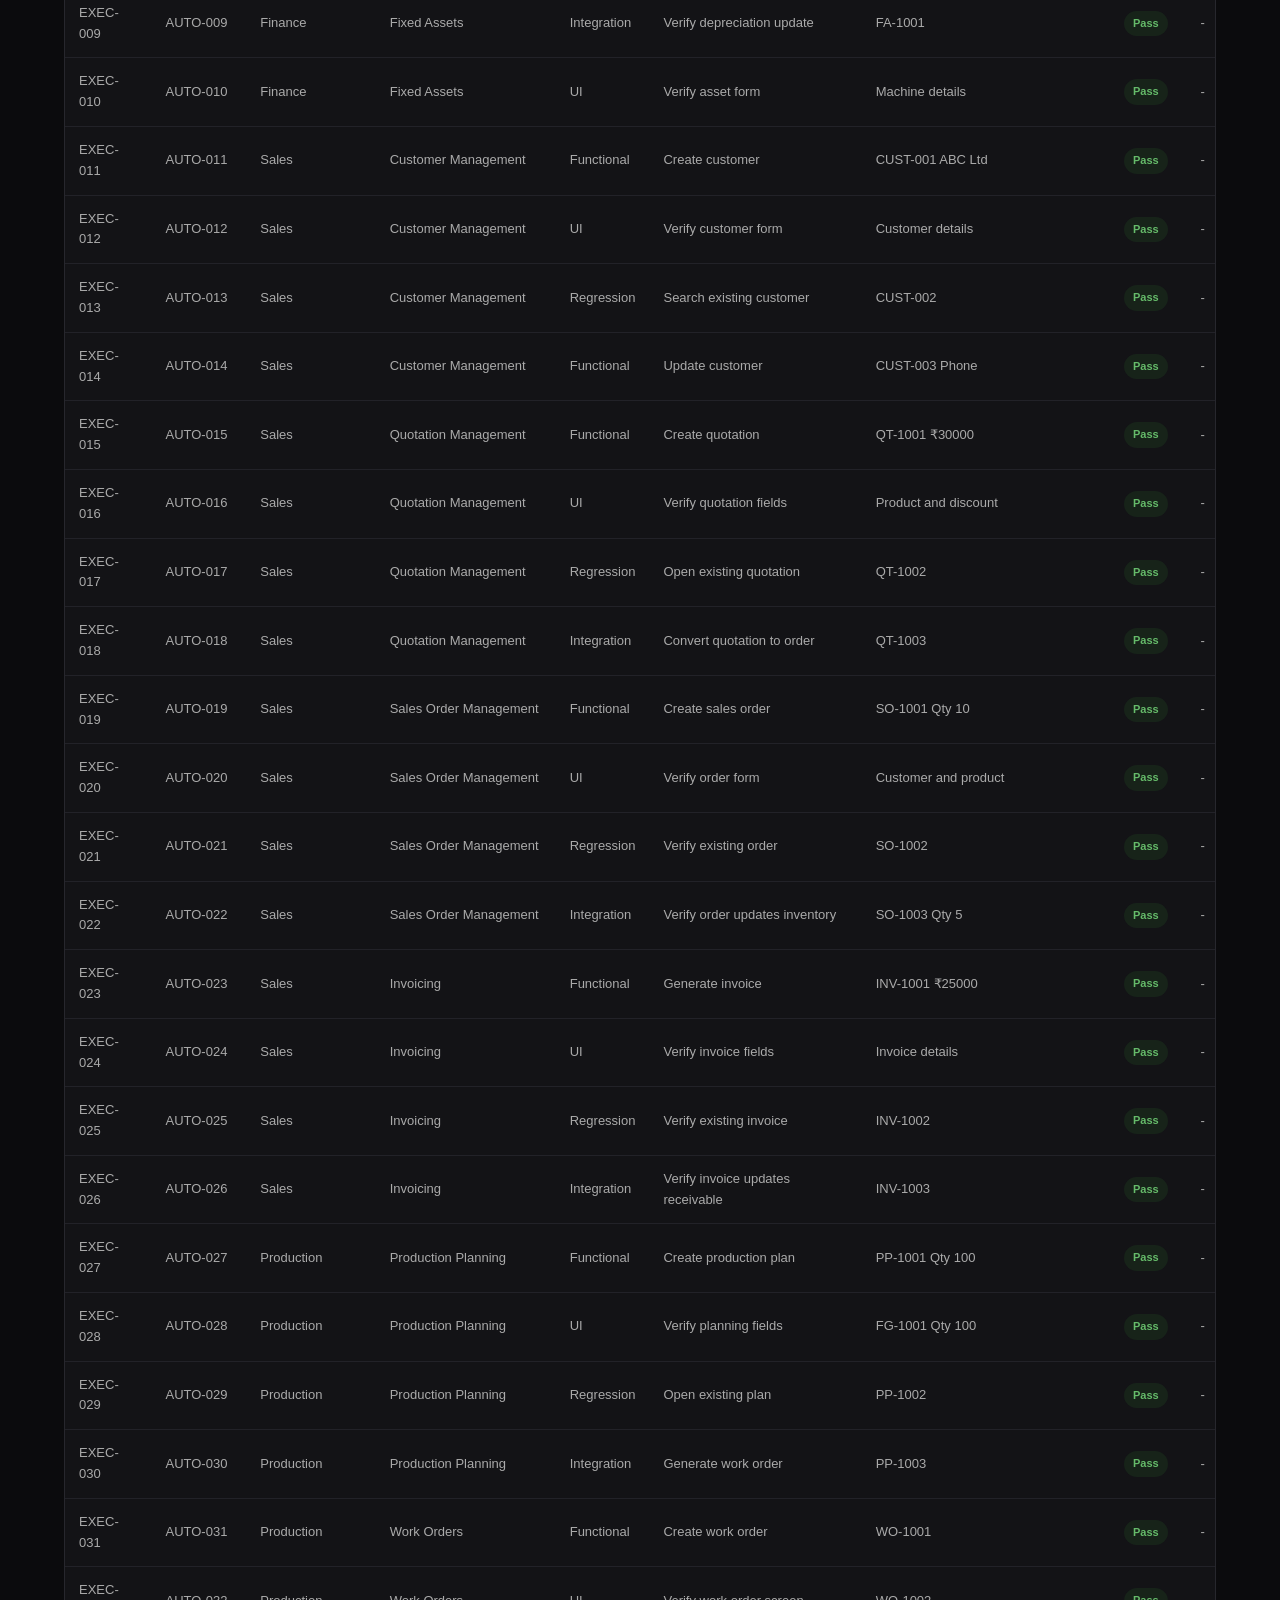
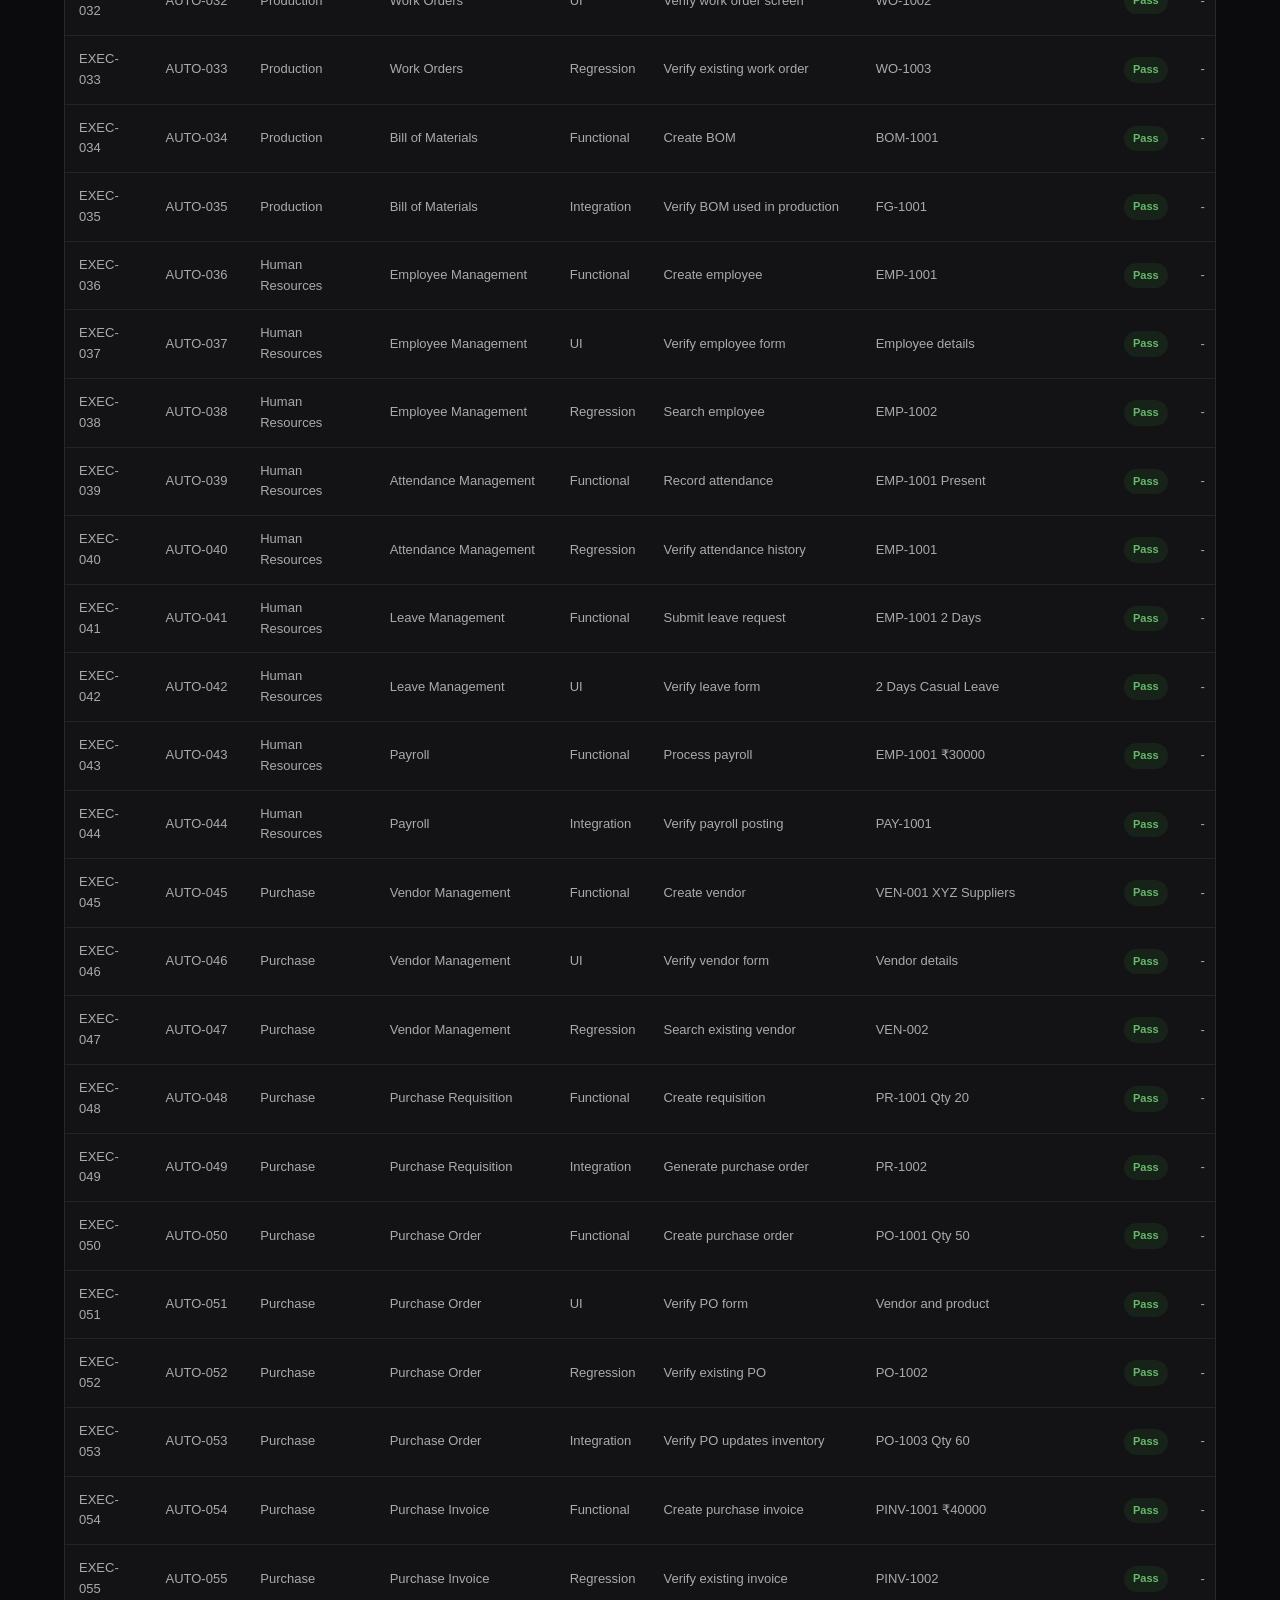
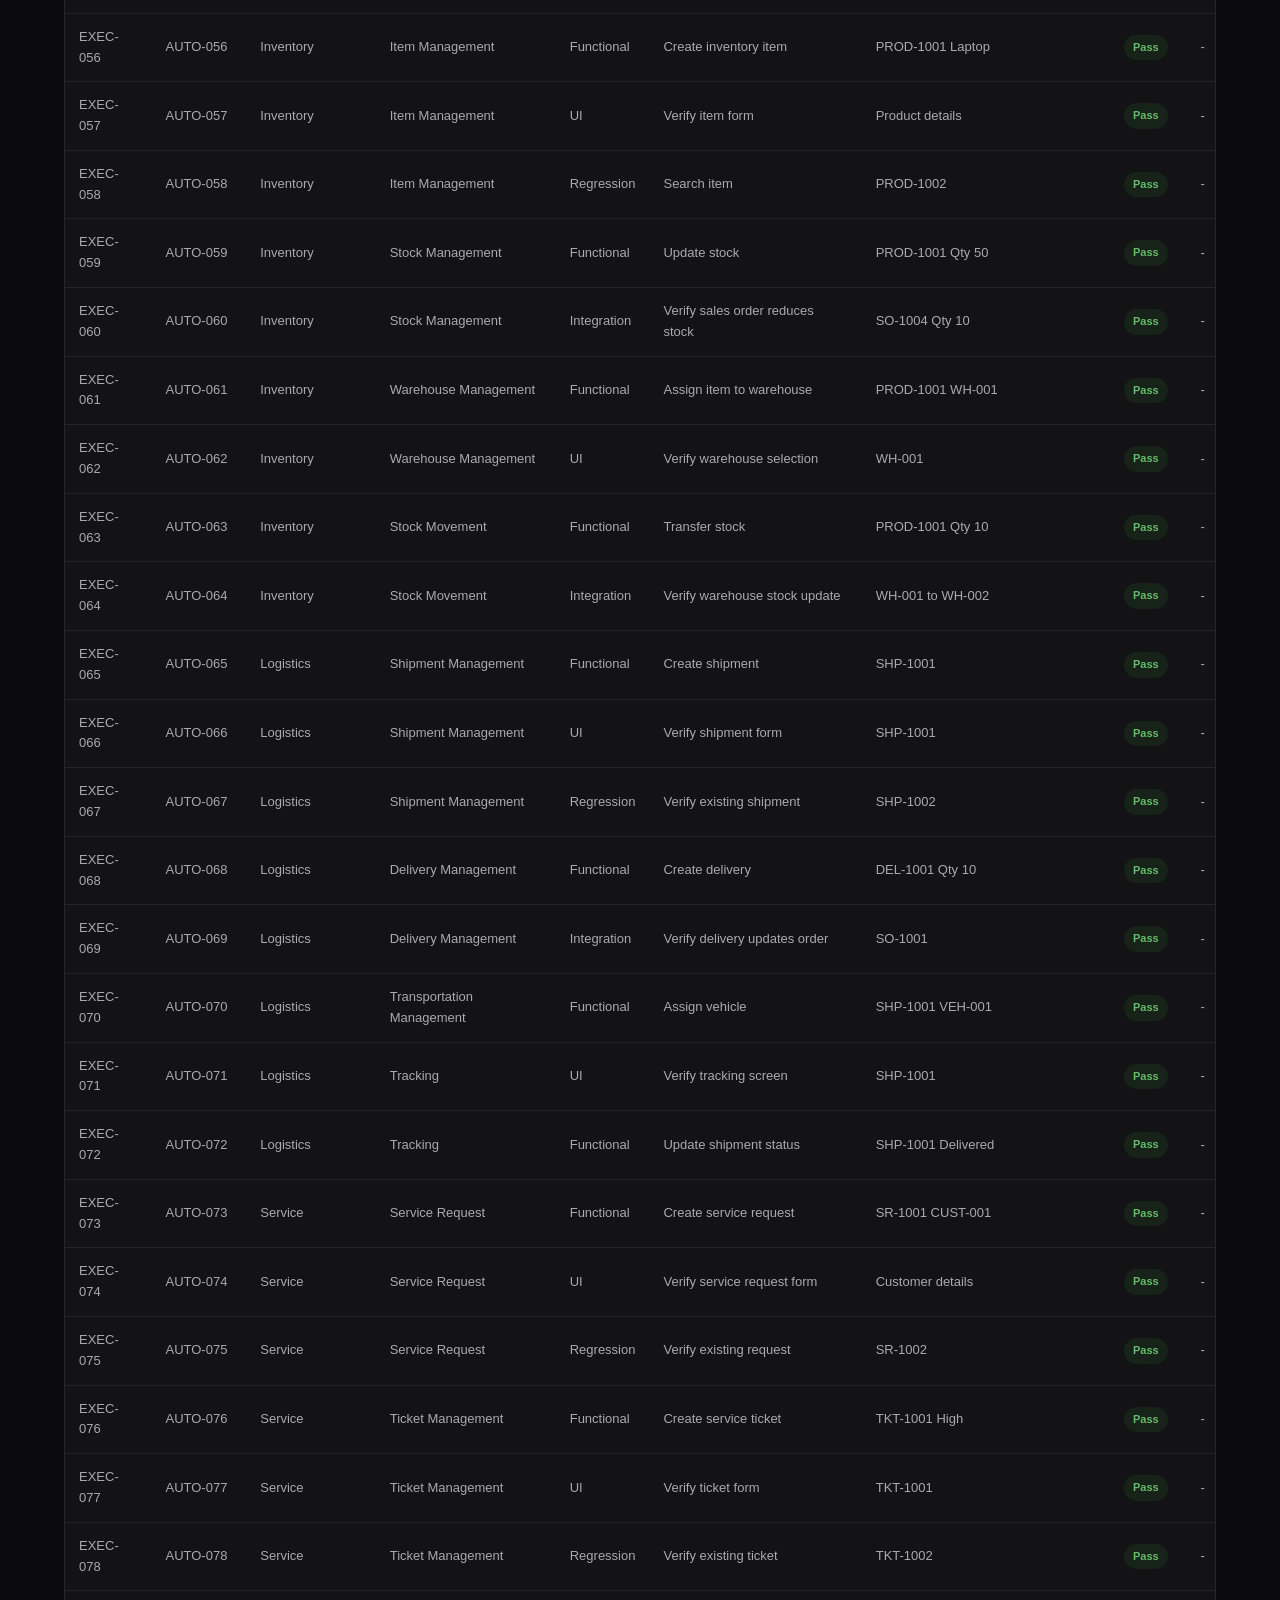
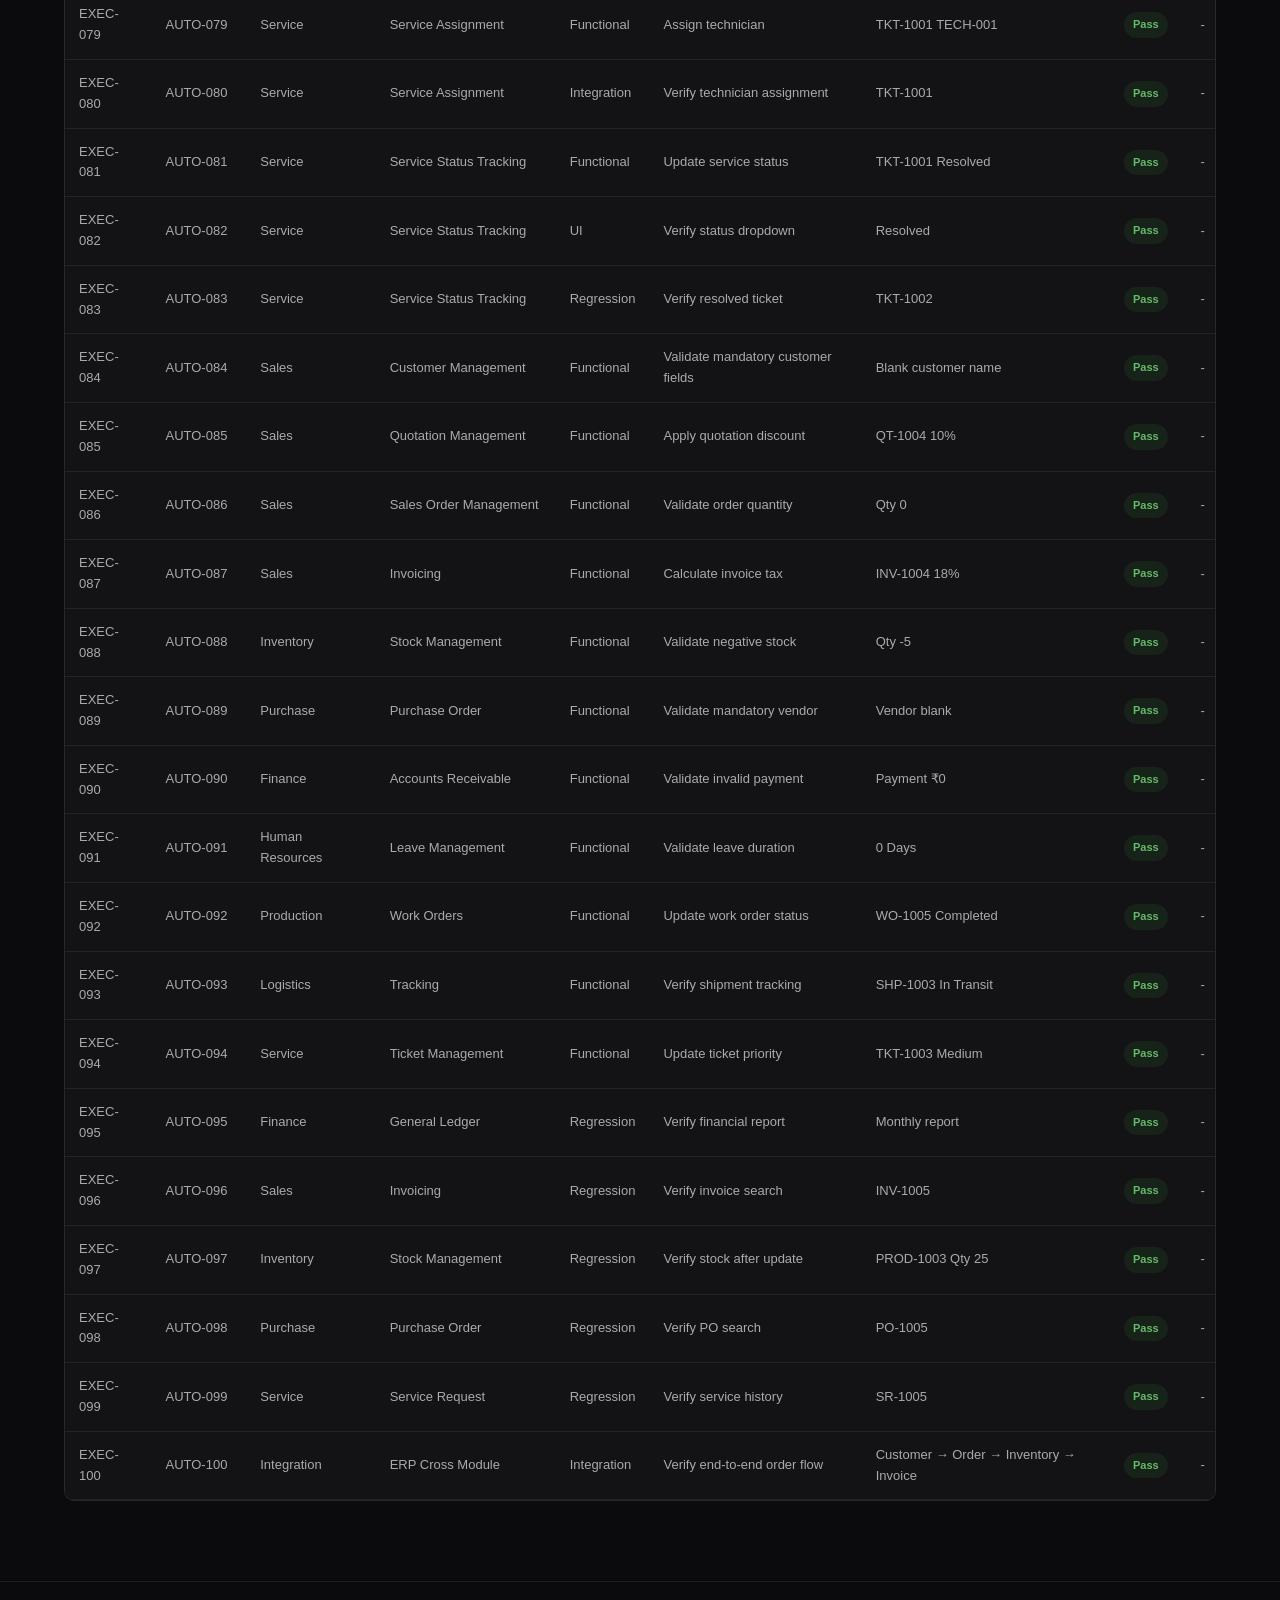
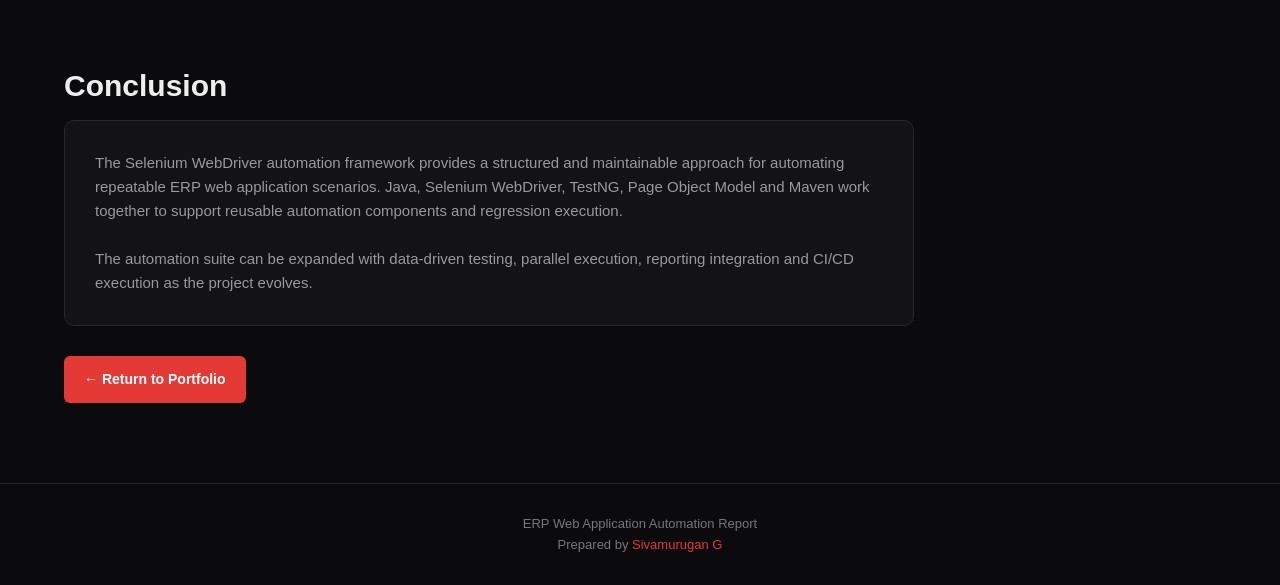
<file: artifacts/automation-report.html>
<!DOCTYPE html>
<html lang="en">

<head>

    <meta charset="UTF-8">

    <meta name="viewport"
          content="width=device-width, initial-scale=1.0">

    <meta name="description"
          content="Automation Testing Report - ERP Web Application">

    <title>
        Automation Testing Report | Sivamurugan G
    </title>


    <!-- =====================================================
         INTERNAL CSS
         This file is completely standalone.
         No external CSS file is required.
         ===================================================== -->

    <style>

        /* =====================================================
           GLOBAL
           ===================================================== */

        * {
            margin: 0;
            padding: 0;
            box-sizing: border-box;
        }


        html {
            scroll-behavior: smooth;
        }


        body {

            font-family:
                "Segoe UI",
                Arial,
                sans-serif;

            background: #0b0b0d;

            color: #eeeeee;

            line-height: 1.6;
        }


        a {
            text-decoration: none;
            color: inherit;
        }


        .container {

            width: 90%;

            max-width: 1200px;

            margin: auto;
        }


        /* =====================================================
           TOP NAVIGATION
           ===================================================== */

        .report-navbar {

            position: sticky;

            top: 0;

            z-index: 1000;

            background:
                rgba(11, 11, 13, 0.96);

            border-bottom:
                1px solid #25252a;

            backdrop-filter: blur(10px);
        }


        .nav-container {

            min-height: 70px;

            display: flex;

            align-items: center;

            justify-content: space-between;

            gap: 30px;
        }


        .report-logo {

            font-size: 18px;

            font-weight: 700;

            letter-spacing: 0.5px;
        }


        .report-logo span {
            color: #e53935;
        }


        .nav-links {

            display: flex;

            align-items: center;

            gap: 24px;

            list-style: none;
        }


        .nav-links a {

            color: #bbbbbb;

            font-size: 14px;

            transition: 0.3s;
        }


        .nav-links a:hover {

            color: #ffffff;
        }


        /* =====================================================
           HERO
           ===================================================== */

        .report-hero {

            padding: 100px 0 80px;

            background:
                radial-gradient(
                    circle at top right,
                    rgba(229, 57, 53, 0.12),
                    transparent 35%
                );
        }


        .hero-label {

            display: inline-block;

            padding: 7px 14px;

            border:
                1px solid rgba(229, 57, 53, 0.45);

            color: #ff5a57;

            border-radius: 30px;

            font-size: 12px;

            font-weight: 700;

            letter-spacing: 1px;

            margin-bottom: 20px;
        }


        .report-hero h1 {

            font-size: clamp(34px, 5vw, 60px);

            line-height: 1.1;

            margin-bottom: 18px;
        }


        .report-hero h1 span {
            color: #e53935;
        }


        .report-hero-description {

            max-width: 780px;

            color: #aaaaaa;

            font-size: 17px;

            margin-bottom: 28px;
        }


        .hero-meta {

            display: flex;

            flex-wrap: wrap;

            gap: 12px;
        }


        .meta-tag {

            padding: 9px 14px;

            background: #151519;

            border:
                1px solid #29292f;

            border-radius: 6px;

            color: #cccccc;

            font-size: 13px;
        }


        /* =====================================================
           BUTTONS
           ===================================================== */

        .button-row {

            display: flex;

            flex-wrap: wrap;

            gap: 14px;

            margin-top: 30px;
        }


        .btn {

            display: inline-flex;

            align-items: center;

            justify-content: center;

            padding: 12px 20px;

            border-radius: 6px;

            font-size: 14px;

            font-weight: 600;

            transition:
                transform 0.3s,
                background 0.3s,
                border-color 0.3s;
        }


        .btn:hover {

            transform: translateY(-2px);
        }


        .primary-btn {

            background: #e53935;

            color: #ffffff;
        }


        .primary-btn:hover {

            background: #c62828;
        }


        .secondary-btn {

            border:
                1px solid #38383f;

            color: #dddddd;

            background: #151519;
        }


        .secondary-btn:hover {

            border-color: #e53935;
        }


        /* =====================================================
           GENERAL SECTION
           ===================================================== */

        .section {

            padding: 80px 0;

            border-top:
                1px solid #1d1d21;
        }


        .section-title {

            font-size: 30px;

            margin-bottom: 10px;
        }


        .section-subtitle {

            color: #888888;

            margin-bottom: 35px;

            max-width: 750px;
        }


        /* =====================================================
           PROJECT INFORMATION
           ===================================================== */

        .overview-grid {

            display: grid;

            grid-template-columns:
                repeat(2, 1fr);

            gap: 20px;
        }


        .info-card {

            background: #131316;

            border:
                1px solid #27272d;

            border-radius: 10px;

            padding: 25px;

            transition:
                transform 0.3s,
                border-color 0.3s;
        }


        .info-card:hover {

            transform: translateY(-4px);

            border-color:
                rgba(229, 57, 53, 0.5);
        }


        .info-card h3 {

            font-size: 17px;

            margin-bottom: 10px;
        }


        .info-card p {

            color: #999999;

            font-size: 14px;
        }


        /* =====================================================
           TECHNOLOGY STACK
           ===================================================== */

        .tech-grid {

            display: grid;

            grid-template-columns:
                repeat(3, 1fr);

            gap: 18px;
        }


        .tech-card {

            background: #131316;

            border:
                1px solid #27272d;

            padding: 22px;

            border-radius: 10px;
        }


        .tech-card h3 {

            font-size: 16px;

            margin-bottom: 7px;
        }


        .tech-card p {

            color: #909090;

            font-size: 13px;
        }


        /* =====================================================
           DASHBOARD
           ===================================================== */

        .dashboard-grid {

            display: grid;

            grid-template-columns:
                repeat(4, 1fr);

            gap: 18px;

            margin-bottom: 25px;
        }


        .stat-card {

            background: #131316;

            border:
                1px solid #27272d;

            border-radius: 10px;

            padding: 25px;

            position: relative;

            overflow: hidden;
        }


        .stat-card::before {

            content: "";

            position: absolute;

            left: 0;

            top: 0;

            width: 3px;

            height: 100%;

            background: #e53935;
        }


        .stat-label {

            color: #888888;

            font-size: 13px;

            margin-bottom: 8px;
        }


        .stat-value {

            font-size: 30px;

            font-weight: 700;
        }


        .stat-description {

            color: #777777;

            font-size: 12px;

            margin-top: 5px;
        }


        /* =====================================================
           PROGRESS
           ===================================================== */

        .progress-card {

            background: #131316;

            border:
                1px solid #27272d;

            padding: 25px;

            border-radius: 10px;

            margin-bottom: 25px;
        }


        .progress-header {

            display: flex;

            justify-content: space-between;

            margin-bottom: 12px;

            font-size: 14px;
        }


        .progress-bar {

            width: 100%;

            height: 9px;

            background: #25252a;

            border-radius: 10px;

            overflow: hidden;
        }


        .progress-fill {

            height: 100%;

            width: 96%;

            background: #e53935;

            border-radius: 10px;
        }


        /* =====================================================
           MODULE COVERAGE
           ===================================================== */

        .module-grid {

            display: grid;

            grid-template-columns:
                repeat(4, 1fr);

            gap: 15px;
        }


        .module-card {

            background: #131316;

            border:
                1px solid #27272d;

            padding: 20px;

            border-radius: 8px;
        }


        .module-card h4 {

            margin-bottom: 5px;
        }


        .module-card p {

            color: #888888;

            font-size: 13px;
        }


        /* =====================================================
           EXECUTION TABLE
           ===================================================== */

        .table-controls {

            display: flex;

            flex-wrap: wrap;

            justify-content: space-between;

            gap: 15px;

            margin-bottom: 20px;
        }


        .search-box {

            flex: 1;

            min-width: 240px;
        }


        .search-box input,
        .filter-select {

            width: 100%;

            padding: 12px 14px;

            background: #131316;

            color: #eeeeee;

            border:
                1px solid #303037;

            border-radius: 6px;

            outline: none;
        }


        .search-box input:focus,
        .filter-select:focus {

            border-color: #e53935;
        }


        .filter-wrapper {

            width: 180px;
        }


        .table-wrapper {

            width: 100%;

            overflow-x: auto;

            background: #131316;

            border:
                1px solid #27272d;

            border-radius: 10px;
        }


        table {

            width: 100%;

            min-width: 1200px;

            border-collapse: collapse;
        }


        th {

            background: #18181c;

            color: #eeeeee;

            text-align: left;

            padding: 14px;

            font-size: 12px;

            text-transform: uppercase;

            letter-spacing: 0.4px;

            border-bottom:
                1px solid #303037;
        }


        td {

            padding: 13px 14px;

            color: #aaaaaa;

            font-size: 13px;

            border-bottom:
                1px solid #222228;
        }


        tbody tr {

            transition: background 0.2s;
        }


        tbody tr:hover {

            background: #18181c;
        }


        .status {

            display: inline-block;

            padding: 4px 9px;

            border-radius: 20px;

            font-size: 11px;

            font-weight: 700;
        }


        .status-pass {

            background: rgba(46, 125, 50, 0.15);

            color: #66bb6a;
        }


        .status-fail {

            background: rgba(229, 57, 53, 0.15);

            color: #ff6b68;
        }


        .status-blocked {

            background: rgba(255, 167, 38, 0.15);

            color: #ffb74d;
        }


        /* =====================================================
           FRAMEWORK STRUCTURE
           ===================================================== */

        .framework {

            display: grid;

            grid-template-columns:
                1fr 1fr;

            gap: 25px;
        }


        .framework-box {

            background: #131316;

            border:
                1px solid #27272d;

            border-radius: 10px;

            padding: 25px;
        }


        .framework-box h3 {

            margin-bottom: 15px;
        }


        .folder-tree {

            font-family: Consolas, monospace;

            color: #aaaaaa;

            font-size: 13px;

            line-height: 2;
        }


        .folder-tree span {

            color: #e53935;
        }


        /* =====================================================
           AUTOMATION APPROACH
           ===================================================== */

        .approach-grid {

            display: grid;

            grid-template-columns:
                repeat(3, 1fr);

            gap: 18px;
        }


        .approach-card {

            padding: 22px;

            background: #131316;

            border:
                1px solid #27272d;

            border-radius: 9px;
        }


        .step-number {

            display: inline-flex;

            width: 32px;

            height: 32px;

            align-items: center;

            justify-content: center;

            border-radius: 50%;

            background: rgba(229, 57, 53, 0.15);

            color: #ff5a57;

            font-weight: 700;

            margin-bottom: 12px;
        }


        .approach-card h3 {

            font-size: 16px;

            margin-bottom: 7px;
        }


        .approach-card p {

            color: #888888;

            font-size: 13px;
        }


        /* =====================================================
           CONCLUSION
           ===================================================== */

        .conclusion {

            max-width: 850px;

            background: #131316;

            border:
                1px solid #27272d;

            border-radius: 10px;

            padding: 30px;
        }


        .conclusion p {

            color: #999999;

            font-size: 15px;
        }


        /* =====================================================
           FOOTER
           ===================================================== */

        footer {

            border-top:
                1px solid #25252a;

            padding: 30px 0;

            text-align: center;

            color: #777777;

            font-size: 13px;
        }


        footer span {
            color: #e53935;
        }


        /* =====================================================
           RESPONSIVE DESIGN
           ===================================================== */

        @media (max-width: 900px) {

            .dashboard-grid {

                grid-template-columns:
                    repeat(2, 1fr);
            }


            .module-grid {

                grid-template-columns:
                    repeat(2, 1fr);
            }


            .tech-grid {

                grid-template-columns:
                    repeat(2, 1fr);
            }


            .approach-grid {

                grid-template-columns:
                    repeat(2, 1fr);
            }

        }


        @media (max-width: 700px) {

            .nav-container {

                flex-direction: column;

                padding: 15px 0;
            }


            .nav-links {

                gap: 12px;

                flex-wrap: wrap;

                justify-content: center;
            }


            .overview-grid,
            .framework,
            .tech-grid,
            .approach-grid {

                grid-template-columns: 1fr;
            }


            .dashboard-grid {

                grid-template-columns: 1fr;
            }


            .module-grid {

                grid-template-columns: 1fr;
            }


            .report-hero {

                padding-top: 65px;
            }

        }

    </style>

</head>


<body>


    <!-- =====================================================
         NAVIGATION
         ===================================================== -->

    <header class="report-navbar">

        <div class="container nav-container">

            <div class="report-logo">

                <span>QA</span>
                Automation Report

            </div>


            <ul class="nav-links">

                <li>
                    <a href="#overview">
                        Overview
                    </a>
                </li>

                <li>
                    <a href="#dashboard">
                        Execution
                    </a>
                </li>

                <li>
                    <a href="#framework">
                        Framework
                    </a>
                </li>

                <li>
                    <a href="#test-cases">
                        Test Cases
                    </a>
                </li>

            </ul>

        </div>

    </header>



    <!-- =====================================================
         HERO
         ===================================================== -->

    <section class="report-hero">

        <div class="container">

            <span class="hero-label">
                AUTOMATION TESTING REPORT
            </span>


            <h1>

                ERP Web Application
                <span>Automation</span>

            </h1>


            <p class="report-hero-description">

                Professional Selenium WebDriver automation report
                covering framework architecture, automated test
                execution, regression coverage and ERP business
                workflows using Java and TestNG.

            </p>


            <div class="hero-meta">

                <span class="meta-tag">
                    Prepared By: Sivamurugan G
                </span>

                <span class="meta-tag">
                    Selenium WebDriver
                </span>

                <span class="meta-tag">
                    Java
                </span>

                <span class="meta-tag">
                    TestNG
                </span>

                <span class="meta-tag">
                    Page Object Model
                </span>

                <span class="meta-tag">
                    Maven
                </span>

            </div>


            <div class="button-row">

                <a href="index.html"
                   class="btn primary-btn">

                    ← Back to Portfolio

                </a>


                <a href="#test-cases"
                   class="btn secondary-btn">

                    View Test Execution

                </a>

            </div>

        </div>

    </section>



    <!-- =====================================================
         OVERVIEW
         ===================================================== -->

    <section id="overview"
             class="section">

        <div class="container">

            <h2 class="section-title">
                Project Overview
            </h2>


            <p class="section-subtitle">

                Overview of the automation project, scope and
                testing objectives.

            </p>


            <div class="overview-grid">


                <div class="info-card">

                    <h3>
                        Automation Objective
                    </h3>

                    <p>

                        Automate stable and repeatable ERP web
                        application scenarios to reduce repetitive
                        manual execution effort and improve
                        regression test coverage.

                    </p>

                </div>


                <div class="info-card">

                    <h3>
                        Automation Scope
                    </h3>

                    <p>

                        Covers customer management, quotations,
                        sales orders, invoicing, purchasing,
                        inventory, finance, HR, production,
                        logistics and service workflows.

                    </p>

                </div>


                <div class="info-card">

                    <h3>
                        Testing Approach
                    </h3>

                    <p>

                        The automation suite follows reusable
                        test components, Page Object Model,
                        TestNG execution and structured validation
                        through assertions.

                    </p>

                </div>


                <div class="info-card">

                    <h3>
                        Primary Goal
                    </h3>

                    <p>

                        Provide maintainable and repeatable
                        automated regression coverage for
                        critical ERP business workflows.

                    </p>

                </div>


            </div>

        </div>

    </section>



    <!-- =====================================================
         TECHNOLOGY STACK
         ===================================================== -->

    <section class="section">

        <div class="container">

            <h2 class="section-title">
                Technology Stack
            </h2>


            <p class="section-subtitle">

                Tools and technologies used within the automation
                framework.

            </p>


            <div class="tech-grid">


                <div class="tech-card">

                    <h3>
                        Selenium WebDriver
                    </h3>

                    <p>
                        Browser automation and web element interaction.
                    </p>

                </div>


                <div class="tech-card">

                    <h3>
                        Java
                    </h3>

                    <p>
                        Programming language used for automation scripts.
                    </p>

                </div>


                <div class="tech-card">

                    <h3>
                        TestNG
                    </h3>

                    <p>
                        Test execution, assertions, annotations and suites.
                    </p>

                </div>


                <div class="tech-card">

                    <h3>
                        Page Object Model
                    </h3>

                    <p>
                        Maintains reusable page locators and actions.
                    </p>

                </div>


                <div class="tech-card">

                    <h3>
                        Maven
                    </h3>

                    <p>
                        Dependency and project build management.
                    </p>

                </div>


                <div class="tech-card">

                    <h3>
                        Git & GitHub
                    </h3>

                    <p>
                        Version control and automation source management.
                    </p>

                </div>


            </div>

        </div>

    </section>



    <!-- =====================================================
         EXECUTION DASHBOARD
         ===================================================== -->

    <section id="dashboard"
             class="section">

        <div class="container">

            <h2 class="section-title">
                Automation Execution Dashboard
            </h2>


            <p class="section-subtitle">

                Summary of the sample automation execution dataset.

            </p>


            <div class="dashboard-grid">


                <div class="stat-card">

                    <div class="stat-label">
                        Total Test Cases
                    </div>

                    <div class="stat-value"
                         id="totalTests">

                        100

                    </div>

                    <div class="stat-description">
                        Automated scenarios
                    </div>

                </div>


                <div class="stat-card">

                    <div class="stat-label">
                        Passed
                    </div>

                    <div class="stat-value"
                         id="passedTests">

                        100

                    </div>

                    <div class="stat-description">
                        Successful executions
                    </div>

                </div>


                <div class="stat-card">

                    <div class="stat-label">
                        Failed
                    </div>

                    <div class="stat-value"
                         id="failedTests">

                        0

                    </div>

                    <div class="stat-description">
                        Failed executions
                    </div>

                </div>


                <div class="stat-card">

                    <div class="stat-label">
                        Pass Rate
                    </div>

                    <div class="stat-value"
                         id="passRate">

                        100%

                    </div>

                    <div class="stat-description">
                        Execution success rate
                    </div>

                </div>


            </div>


            <div class="progress-card">

                <div class="progress-header">

                    <span>
                        Automation Execution
                    </span>

                    <strong id="progressText">
                        100%
                    </strong>

                </div>


                <div class="progress-bar">

                    <div class="progress-fill"
                         id="progressFill">

                    </div>

                </div>

            </div>


            <!-- MODULE COVERAGE -->

            <h3 style="margin-bottom:20px;">
                Module Coverage
            </h3>


            <div class="module-grid">


                <div class="module-card">

                    <h4>
                        Finance
                    </h4>

                    <p>
                        General Ledger, AP, AR, Fixed Assets
                    </p>

                </div>


                <div class="module-card">

                    <h4>
                        Sales
                    </h4>

                    <p>
                        Customers, Quotations, Orders, Invoices
                    </p>

                </div>


                <div class="module-card">

                    <h4>
                        Production
                    </h4>

                    <p>
                        Planning, Work Orders, BOM
                    </p>

                </div>


                <div class="module-card">

                    <h4>
                        Human Resources
                    </h4>

                    <p>
                        Employees, Attendance, Leave, Payroll
                    </p>

                </div>


                <div class="module-card">

                    <h4>
                        Purchase
                    </h4>

                    <p>
                        Vendors, Requisitions, Purchase Orders
                    </p>

                </div>


                <div class="module-card">

                    <h4>
                        Inventory
                    </h4>

                    <p>
                        Items, Stock, Warehouse, Stock Movement
                    </p>

                </div>


                <div class="module-card">

                    <h4>
                        Logistics
                    </h4>

                    <p>
                        Shipment, Delivery, Tracking
                    </p>

                </div>


                <div class="module-card">

                    <h4>
                        Service
                    </h4>

                    <p>
                        Requests, Tickets, Assignment, Status
                    </p>

                </div>


            </div>

        </div>

    </section>



    <!-- =====================================================
         AUTOMATION APPROACH
         ===================================================== -->

    <section class="section">

        <div class="container">

            <h2 class="section-title">
                Automation Approach
            </h2>


            <p class="section-subtitle">

                Structured approach followed for developing and
                executing automated test scenarios.

            </p>


            <div class="approach-grid">


                <div class="approach-card">

                    <span class="step-number">
                        01
                    </span>

                    <h3>
                        Requirement Analysis
                    </h3>

                    <p>
                        Identify stable and repeatable scenarios
                        suitable for automation.
                    </p>

                </div>


                <div class="approach-card">

                    <span class="step-number">
                        02
                    </span>

                    <h3>
                        Test Design
                    </h3>

                    <p>
                        Design reusable automation scenarios and
                        define required test data.
                    </p>

                </div>


                <div class="approach-card">

                    <span class="step-number">
                        03
                    </span>

                    <h3>
                        Framework Development
                    </h3>

                    <p>
                        Develop scripts using Selenium WebDriver,
                        Java, TestNG and POM.
                    </p>

                </div>


                <div class="approach-card">

                    <span class="step-number">
                        04
                    </span>

                    <h3>
                        Test Execution
                    </h3>

                    <p>
                        Execute automated scenarios and validate
                        expected results using assertions.
                    </p>

                </div>


                <div class="approach-card">

                    <span class="step-number">
                        05
                    </span>

                    <h3>
                        Failure Analysis
                    </h3>

                    <p>
                        Analyze failed tests and identify whether
                        the cause is application or automation related.
                    </p>

                </div>


                <div class="approach-card">

                    <span class="step-number">
                        06
                    </span>

                    <h3>
                        Regression Execution
                    </h3>

                    <p>
                        Re-execute stable automated scenarios after
                        application changes.
                    </p>

                </div>


            </div>

        </div>

    </section>



    <!-- =====================================================
         FRAMEWORK
         ===================================================== -->

    <section id="framework"
             class="section">

        <div class="container">

            <h2 class="section-title">
                Automation Framework
            </h2>


            <p class="section-subtitle">

                Maintainable framework structure based on Selenium,
                Java, TestNG and Page Object Model.

            </p>


            <div class="framework">


                <div class="framework-box">

                    <h3>
                        Project Structure
                    </h3>


                    <div class="folder-tree">

                        <div>
                            <span>ERP-Automation/</span>
                        </div>

                        <div>
                            ├── src/
                        </div>

                        <div>
                            │ ├── main/java/
                        </div>

                        <div>
                            │ │ ├── pages/
                        </div>

                        <div>
                            │ │ ├── utilities/
                        </div>

                        <div>
                            │ │ └── base/
                        </div>

                        <div>
                            │
                        </div>

                        <div>
                            │ └── test/java/
                        </div>

                        <div>
                            │ &nbsp;&nbsp; ├── tests/
                        </div>

                        <div>
                            │ &nbsp;&nbsp; └── testdata/
                        </div>

                        <div>
                            │
                        </div>

                        <div>
                            ├── testng.xml
                        </div>

                        <div>
                            └── pom.xml
                        </div>

                    </div>

                </div>


                <div class="framework-box">

                    <h3>
                        Framework Components
                    </h3>


                    <p style="color:#999; font-size:14px;">

                        <strong>Page Objects</strong><br>
                        Stores page locators and reusable actions.

                        <br><br>

                        <strong>Test Classes</strong><br>
                        Contains TestNG test methods and validations.

                        <br><br>

                        <strong>Utilities</strong><br>
                        Provides reusable helper functions.

                        <br><br>

                        <strong>Test Data</strong><br>
                        Stores data required for automated scenarios.

                        <br><br>

                        <strong>TestNG XML</strong><br>
                        Controls test suite execution.

                        <br><br>

                        <strong>Maven</strong><br>
                        Manages dependencies and project build.

                    </p>

                </div>


            </div>

        </div>

    </section>



    <!-- =====================================================
         TEST EXECUTION TABLE
         ===================================================== -->

    <section id="test-cases"
             class="section">

        <div class="container">

            <h2 class="section-title">
                Automation Test Execution
            </h2>


            <p class="section-subtitle">

                Sample execution records for automated ERP
                web application scenarios.

            </p>


            <div class="table-controls">


                <div class="search-box">

                    <input
                        type="text"
                        id="searchInput"
                        placeholder="Search test case, module or scenario..."
                    >

                </div>


                <div class="filter-wrapper">

                    <select
                        id="statusFilter"
                        class="filter-select"
                    >

                        <option value="All">
                            All Status
                        </option>

                        <option value="Pass">
                            Pass
                        </option>

                        <option value="Fail">
                            Fail
                        </option>

                        <option value="Blocked">
                            Blocked
                        </option>

                    </select>

                </div>

            </div>


            <div class="table-wrapper">

                <table>

                    <thead>

                        <tr>

                            <th>
                                ID
                            </th>

                            <th>
                                Test Case
                            </th>

                            <th>
                                Module
                            </th>

                            <th>
                                Submodule
                            </th>

                            <th>
                                Type
                            </th>

                            <th>
                                Scenario
                            </th>

                            <th>
                                Test Data
                            </th>

                            <th>
                                Status
                            </th>

                            <th>
                                Defect
                            </th>

                        </tr>

                    </thead>


                    <tbody id="testTableBody">

                    </tbody>

                </table>

            </div>

        </div>

    </section>



    <!-- =====================================================
         CONCLUSION
         ===================================================== -->

    <section class="section">

        <div class="container">

            <h2 class="section-title">
                Conclusion
            </h2>


            <div class="conclusion">

                <p>

                    The Selenium WebDriver automation framework
                    provides a structured and maintainable approach
                    for automating repeatable ERP web application
                    scenarios. Java, Selenium WebDriver, TestNG,
                    Page Object Model and Maven work together to
                    support reusable automation components and
                    regression execution.

                    <br><br>

                    The automation suite can be expanded with
                    data-driven testing, parallel execution,
                    reporting integration and CI/CD execution as
                    the project evolves.

                </p>

            </div>


            <div class="button-row">

                <a href="index.html"
                   class="btn primary-btn">

                    ← Return to Portfolio

                </a>

            </div>

        </div>

    </section>



    <!-- =====================================================
         FOOTER
         ===================================================== -->

    <footer>

        <div class="container">

            ERP Web Application Automation Report

            <br>

            Prepared by
            <span>
                Sivamurugan G
            </span>

        </div>

    </footer>



    <!-- =====================================================
         JAVASCRIPT
         Generates the 100 execution records and handles
         search/filter/dashboard calculations.
         ===================================================== -->

    <script>


        /* =====================================================
           AUTOMATION TEST DATA

           These are sample portfolio execution records.
           ===================================================== */

        const testData = [

            ["EXEC-001","AUTO-001","Finance","General Ledger","Functional","Create ledger transaction","GL-1001","Pass","-"],
            ["EXEC-002","AUTO-002","Finance","General Ledger","UI","Verify ledger form","Income transaction","Pass","-"],
            ["EXEC-003","AUTO-003","Finance","General Ledger","Regression","Verify existing transaction","GL-1002","Pass","-"],
            ["EXEC-004","AUTO-004","Finance","Accounts Payable","Functional","Process supplier payment","VEN-001 ₹20000","Pass","-"],
            ["EXEC-005","AUTO-005","Finance","Accounts Payable","Integration","Verify payment updates balance","PAY-1001","Pass","-"],
            ["EXEC-006","AUTO-006","Finance","Accounts Receivable","Functional","Record customer payment","CUST-001 ₹15000","Pass","-"],
            ["EXEC-007","AUTO-007","Finance","Accounts Receivable","Regression","Verify outstanding amount","INV-1001","Pass","-"],
            ["EXEC-008","AUTO-008","Finance","Fixed Assets","Functional","Create fixed asset","FA-1001 Machine","Pass","-"],
            ["EXEC-009","AUTO-009","Finance","Fixed Assets","Integration","Verify depreciation update","FA-1001","Pass","-"],
            ["EXEC-010","AUTO-010","Finance","Fixed Assets","UI","Verify asset form","Machine details","Pass","-"],

            ["EXEC-011","AUTO-011","Sales","Customer Management","Functional","Create customer","CUST-001 ABC Ltd","Pass","-"],
            ["EXEC-012","AUTO-012","Sales","Customer Management","UI","Verify customer form","Customer details","Pass","-"],
            ["EXEC-013","AUTO-013","Sales","Customer Management","Regression","Search existing customer","CUST-002","Pass","-"],
            ["EXEC-014","AUTO-014","Sales","Customer Management","Functional","Update customer","CUST-003 Phone","Pass","-"],
            ["EXEC-015","AUTO-015","Sales","Quotation Management","Functional","Create quotation","QT-1001 ₹30000","Pass","-"],
            ["EXEC-016","AUTO-016","Sales","Quotation Management","UI","Verify quotation fields","Product and discount","Pass","-"],
            ["EXEC-017","AUTO-017","Sales","Quotation Management","Regression","Open existing quotation","QT-1002","Pass","-"],
            ["EXEC-018","AUTO-018","Sales","Quotation Management","Integration","Convert quotation to order","QT-1003","Pass","-"],
            ["EXEC-019","AUTO-019","Sales","Sales Order Management","Functional","Create sales order","SO-1001 Qty 10","Pass","-"],
            ["EXEC-020","AUTO-020","Sales","Sales Order Management","UI","Verify order form","Customer and product","Pass","-"],
            ["EXEC-021","AUTO-021","Sales","Sales Order Management","Regression","Verify existing order","SO-1002","Pass","-"],
            ["EXEC-022","AUTO-022","Sales","Sales Order Management","Integration","Verify order updates inventory","SO-1003 Qty 5","Pass","-"],
            ["EXEC-023","AUTO-023","Sales","Invoicing","Functional","Generate invoice","INV-1001 ₹25000","Pass","-"],
            ["EXEC-024","AUTO-024","Sales","Invoicing","UI","Verify invoice fields","Invoice details","Pass","-"],
            ["EXEC-025","AUTO-025","Sales","Invoicing","Regression","Verify existing invoice","INV-1002","Pass","-"],
            ["EXEC-026","AUTO-026","Sales","Invoicing","Integration","Verify invoice updates receivable","INV-1003","Pass","-"],

            ["EXEC-027","AUTO-027","Production","Production Planning","Functional","Create production plan","PP-1001 Qty 100","Pass","-"],
            ["EXEC-028","AUTO-028","Production","Production Planning","UI","Verify planning fields","FG-1001 Qty 100","Pass","-"],
            ["EXEC-029","AUTO-029","Production","Production Planning","Regression","Open existing plan","PP-1002","Pass","-"],
            ["EXEC-030","AUTO-030","Production","Production Planning","Integration","Generate work order","PP-1003","Pass","-"],
            ["EXEC-031","AUTO-031","Production","Work Orders","Functional","Create work order","WO-1001","Pass","-"],
            ["EXEC-032","AUTO-032","Production","Work Orders","UI","Verify work order screen","WO-1002","Pass","-"],
            ["EXEC-033","AUTO-033","Production","Work Orders","Regression","Verify existing work order","WO-1003","Pass","-"],
            ["EXEC-034","AUTO-034","Production","Bill of Materials","Functional","Create BOM","BOM-1001","Pass","-"],
            ["EXEC-035","AUTO-035","Production","Bill of Materials","Integration","Verify BOM used in production","FG-1001","Pass","-"],

            ["EXEC-036","AUTO-036","Human Resources","Employee Management","Functional","Create employee","EMP-1001","Pass","-"],
            ["EXEC-037","AUTO-037","Human Resources","Employee Management","UI","Verify employee form","Employee details","Pass","-"],
            ["EXEC-038","AUTO-038","Human Resources","Employee Management","Regression","Search employee","EMP-1002","Pass","-"],
            ["EXEC-039","AUTO-039","Human Resources","Attendance Management","Functional","Record attendance","EMP-1001 Present","Pass","-"],
            ["EXEC-040","AUTO-040","Human Resources","Attendance Management","Regression","Verify attendance history","EMP-1001","Pass","-"],
            ["EXEC-041","AUTO-041","Human Resources","Leave Management","Functional","Submit leave request","EMP-1001 2 Days","Pass","-"],
            ["EXEC-042","AUTO-042","Human Resources","Leave Management","UI","Verify leave form","2 Days Casual Leave","Pass","-"],
            ["EXEC-043","AUTO-043","Human Resources","Payroll","Functional","Process payroll","EMP-1001 ₹30000","Pass","-"],
            ["EXEC-044","AUTO-044","Human Resources","Payroll","Integration","Verify payroll posting","PAY-1001","Pass","-"],

            ["EXEC-045","AUTO-045","Purchase","Vendor Management","Functional","Create vendor","VEN-001 XYZ Suppliers","Pass","-"],
            ["EXEC-046","AUTO-046","Purchase","Vendor Management","UI","Verify vendor form","Vendor details","Pass","-"],
            ["EXEC-047","AUTO-047","Purchase","Vendor Management","Regression","Search existing vendor","VEN-002","Pass","-"],
            ["EXEC-048","AUTO-048","Purchase","Purchase Requisition","Functional","Create requisition","PR-1001 Qty 20","Pass","-"],
            ["EXEC-049","AUTO-049","Purchase","Purchase Requisition","Integration","Generate purchase order","PR-1002","Pass","-"],
            ["EXEC-050","AUTO-050","Purchase","Purchase Order","Functional","Create purchase order","PO-1001 Qty 50","Pass","-"],
            ["EXEC-051","AUTO-051","Purchase","Purchase Order","UI","Verify PO form","Vendor and product","Pass","-"],
            ["EXEC-052","AUTO-052","Purchase","Purchase Order","Regression","Verify existing PO","PO-1002","Pass","-"],
            ["EXEC-053","AUTO-053","Purchase","Purchase Order","Integration","Verify PO updates inventory","PO-1003 Qty 60","Pass","-"],
            ["EXEC-054","AUTO-054","Purchase","Purchase Invoice","Functional","Create purchase invoice","PINV-1001 ₹40000","Pass","-"],
            ["EXEC-055","AUTO-055","Purchase","Purchase Invoice","Regression","Verify existing invoice","PINV-1002","Pass","-"],

            ["EXEC-056","AUTO-056","Inventory","Item Management","Functional","Create inventory item","PROD-1001 Laptop","Pass","-"],
            ["EXEC-057","AUTO-057","Inventory","Item Management","UI","Verify item form","Product details","Pass","-"],
            ["EXEC-058","AUTO-058","Inventory","Item Management","Regression","Search item","PROD-1002","Pass","-"],
            ["EXEC-059","AUTO-059","Inventory","Stock Management","Functional","Update stock","PROD-1001 Qty 50","Pass","-"],
            ["EXEC-060","AUTO-060","Inventory","Stock Management","Integration","Verify sales order reduces stock","SO-1004 Qty 10","Pass","-"],
            ["EXEC-061","AUTO-061","Inventory","Warehouse Management","Functional","Assign item to warehouse","PROD-1001 WH-001","Pass","-"],
            ["EXEC-062","AUTO-062","Inventory","Warehouse Management","UI","Verify warehouse selection","WH-001","Pass","-"],
            ["EXEC-063","AUTO-063","Inventory","Stock Movement","Functional","Transfer stock","PROD-1001 Qty 10","Pass","-"],
            ["EXEC-064","AUTO-064","Inventory","Stock Movement","Integration","Verify warehouse stock update","WH-001 to WH-002","Pass","-"],

            ["EXEC-065","AUTO-065","Logistics","Shipment Management","Functional","Create shipment","SHP-1001","Pass","-"],
            ["EXEC-066","AUTO-066","Logistics","Shipment Management","UI","Verify shipment form","SHP-1001","Pass","-"],
            ["EXEC-067","AUTO-067","Logistics","Shipment Management","Regression","Verify existing shipment","SHP-1002","Pass","-"],
            ["EXEC-068","AUTO-068","Logistics","Delivery Management","Functional","Create delivery","DEL-1001 Qty 10","Pass","-"],
            ["EXEC-069","AUTO-069","Logistics","Delivery Management","Integration","Verify delivery updates order","SO-1001","Pass","-"],
            ["EXEC-070","AUTO-070","Logistics","Transportation Management","Functional","Assign vehicle","SHP-1001 VEH-001","Pass","-"],
            ["EXEC-071","AUTO-071","Logistics","Tracking","UI","Verify tracking screen","SHP-1001","Pass","-"],
            ["EXEC-072","AUTO-072","Logistics","Tracking","Functional","Update shipment status","SHP-1001 Delivered","Pass","-"],

            ["EXEC-073","AUTO-073","Service","Service Request","Functional","Create service request","SR-1001 CUST-001","Pass","-"],
            ["EXEC-074","AUTO-074","Service","Service Request","UI","Verify service request form","Customer details","Pass","-"],
            ["EXEC-075","AUTO-075","Service","Service Request","Regression","Verify existing request","SR-1002","Pass","-"],
            ["EXEC-076","AUTO-076","Service","Ticket Management","Functional","Create service ticket","TKT-1001 High","Pass","-"],
            ["EXEC-077","AUTO-077","Service","Ticket Management","UI","Verify ticket form","TKT-1001","Pass","-"],
            ["EXEC-078","AUTO-078","Service","Ticket Management","Regression","Verify existing ticket","TKT-1002","Pass","-"],
            ["EXEC-079","AUTO-079","Service","Service Assignment","Functional","Assign technician","TKT-1001 TECH-001","Pass","-"],
            ["EXEC-080","AUTO-080","Service","Service Assignment","Integration","Verify technician assignment","TKT-1001","Pass","-"],
            ["EXEC-081","AUTO-081","Service","Service Status Tracking","Functional","Update service status","TKT-1001 Resolved","Pass","-"],
            ["EXEC-082","AUTO-082","Service","Service Status Tracking","UI","Verify status dropdown","Resolved","Pass","-"],
            ["EXEC-083","AUTO-083","Service","Service Status Tracking","Regression","Verify resolved ticket","TKT-1002","Pass","-"],

            ["EXEC-084","AUTO-084","Sales","Customer Management","Functional","Validate mandatory customer fields","Blank customer name","Pass","-"],
            ["EXEC-085","AUTO-085","Sales","Quotation Management","Functional","Apply quotation discount","QT-1004 10%","Pass","-"],
            ["EXEC-086","AUTO-086","Sales","Sales Order Management","Functional","Validate order quantity","Qty 0","Pass","-"],
            ["EXEC-087","AUTO-087","Sales","Invoicing","Functional","Calculate invoice tax","INV-1004 18%","Pass","-"],
            ["EXEC-088","AUTO-088","Inventory","Stock Management","Functional","Validate negative stock","Qty -5","Pass","-"],
            ["EXEC-089","AUTO-089","Purchase","Purchase Order","Functional","Validate mandatory vendor","Vendor blank","Pass","-"],
            ["EXEC-090","AUTO-090","Finance","Accounts Receivable","Functional","Validate invalid payment","Payment ₹0","Pass","-"],
            ["EXEC-091","AUTO-091","Human Resources","Leave Management","Functional","Validate leave duration","0 Days","Pass","-"],
            ["EXEC-092","AUTO-092","Production","Work Orders","Functional","Update work order status","WO-1005 Completed","Pass","-"],
            ["EXEC-093","AUTO-093","Logistics","Tracking","Functional","Verify shipment tracking","SHP-1003 In Transit","Pass","-"],
            ["EXEC-094","AUTO-094","Service","Ticket Management","Functional","Update ticket priority","TKT-1003 Medium","Pass","-"],
            ["EXEC-095","AUTO-095","Finance","General Ledger","Regression","Verify financial report","Monthly report","Pass","-"],
            ["EXEC-096","AUTO-096","Sales","Invoicing","Regression","Verify invoice search","INV-1005","Pass","-"],
            ["EXEC-097","AUTO-097","Inventory","Stock Management","Regression","Verify stock after update","PROD-1003 Qty 25","Pass","-"],
            ["EXEC-098","AUTO-098","Purchase","Purchase Order","Regression","Verify PO search","PO-1005","Pass","-"],
            ["EXEC-099","AUTO-099","Service","Service Request","Regression","Verify service history","SR-1005","Pass","-"],
            ["EXEC-100","AUTO-100","Integration","ERP Cross Module","Integration","Verify end-to-end order flow","Customer → Order → Inventory → Invoice","Pass","-"]

        ];



        /* =====================================================
           GET HTML TABLE BODY
           ===================================================== */

        const tableBody =
            document.getElementById("testTableBody");



        /* =====================================================
           DISPLAY TEST DATA
           ===================================================== */

        function displayTests(data) {

            tableBody.innerHTML = "";


            data.forEach(function(test) {

                const row =
                    document.createElement("tr");


                let statusClass =
                    "status-pass";


                if (test[7] === "Fail") {

                    statusClass =
                        "status-fail";

                }


                if (test[7] === "Blocked") {

                    statusClass =
                        "status-blocked";

                }


                row.innerHTML = `

                    <td>
                        ${test[0]}
                    </td>

                    <td>
                        ${test[1]}
                    </td>

                    <td>
                        ${test[2]}
                    </td>

                    <td>
                        ${test[3]}
                    </td>

                    <td>
                        ${test[4]}
                    </td>

                    <td>
                        ${test[5]}
                    </td>

                    <td>
                        ${test[6]}
                    </td>

                    <td>

                        <span class="status ${statusClass}">
                            ${test[7]}
                        </span>

                    </td>

                    <td>
                        ${test[8]}
                    </td>

                `;


                tableBody.appendChild(row);

            });

        }



        /* =====================================================
           SEARCH + FILTER
           ===================================================== */

        const searchInput =
            document.getElementById("searchInput");


        const statusFilter =
            document.getElementById("statusFilter");


        function filterTests() {

            const search =
                searchInput.value
                    .toLowerCase()
                    .trim();


            const status =
                statusFilter.value;


            const filtered =
                testData.filter(function(test) {


                    const matchesSearch =
                        test.join(" ")
                            .toLowerCase()
                            .includes(search);


                    const matchesStatus =
                        status === "All"
                        ||
                        test[7] === status;


                    return (
                        matchesSearch
                        &&
                        matchesStatus
                    );

                });


            displayTests(filtered);

        }


        searchInput.addEventListener(
            "input",
            filterTests
        );


        statusFilter.addEventListener(
            "change",
            filterTests
        );



        /* =====================================================
           DASHBOARD CALCULATIONS
           ===================================================== */

        function updateDashboard() {

            const total =
                testData.length;


            const passed =
                testData.filter(
                    test => test[7] === "Pass"
                ).length;


            const failed =
                testData.filter(
                    test => test[7] === "Fail"
                ).length;


            const blocked =
                testData.filter(
                    test => test[7] === "Blocked"
                ).length;


            const passRate =
                total === 0
                ? 0
                : Math.round(
                    (passed / total) * 100
                );


            document.getElementById(
                "totalTests"
            ).textContent = total;


            document.getElementById(
                "passedTests"
            ).textContent = passed;


            document.getElementById(
                "failedTests"
            ).textContent = failed;


            document.getElementById(
                "passRate"
            ).textContent =
                passRate + "%";


            document.getElementById(
                "progressText"
            ).textContent =
                passRate + "%";


            document.getElementById(
                "progressFill"
            ).style.width =
                passRate + "%";

        }



        /* =====================================================
           INITIALIZE PAGE
           ===================================================== */

        displayTests(testData);

        updateDashboard();


    </script>


</body>
</file>
<file: style.css>
/* =========================================================
   PROFESSIONAL QA PORTFOLIO
   BLACK + RED THEME
   ========================================================= */


/* =========================================================
   1. BASIC RESET
   ========================================================= */

* {
    margin: 0;
    padding: 0;
    box-sizing: border-box;
}


/* Smooth page scrolling */

html {
    scroll-behavior: smooth;
}


/* =========================================================
   2. ROOT COLORS
   ========================================================= */

:root {

    --red: #ff2b2b;

    --dark-red: #cc1717;

    --black: #080808;

    --card: #111111;

    --border: #292929;

    --white: #ffffff;

    --gray: #b5b5b5;

    --light-gray: #d5d5d5;
}


/* =========================================================
   3. BODY
   ========================================================= */

body {

    background: var(--black);

    color: var(--white);

    font-family:
        Arial,
        Helvetica,
        sans-serif;

    line-height: 1.6;
    padding-top: 75px;

}


/* Prevent horizontal scrolling */

html,
body {

    overflow-x: hidden;

}


/* =========================================================
   4. FIXED NAVIGATION BAR
   ========================================================= */
.navbar {

    /* Keep navbar fixed to the browser window */
    position: fixed;

    /* Always stay at the very top */
    top: 0;

    left: 0;

    right: 0;

    /* Keep navbar above every other section */
    z-index: 1000;

    /* Navbar layout */
    display: flex;

    justify-content: space-between;

    align-items: center;

    /* Spacing */
    padding: 18px 5%;

    /* Dark background */
    background: rgba(8, 8, 8, 0.96);

    /* Bottom border */
    border-bottom: 1px solid var(--border);

    /* Slight glass effect */
    backdrop-filter: blur(8px);
}
/* =========================================================
   5. LOGO
   ========================================================= */

.logo {

    display: flex;

    flex-direction: column;

}


.logo span {

    color: var(--white);

    font-size: 22px;

    font-weight: bold;

    letter-spacing: 1px;

}


.logo span::first-letter {

    color: var(--red);

}


.logo small {

    color: var(--gray);

    font-size: 12px;

}


/* =========================================================
   6. NAVIGATION LINKS
   ========================================================= */

nav {

    display: flex;

    align-items: center;

    gap: 28px;

}


nav a {

    position: relative;

    color: var(--white);

    text-decoration: none;

    font-size: 16px;

    font-weight: 600;

    transition:
        color 0.3s ease;

}


/* Red hover */

nav a:hover {

    color: var(--red);

}


/* Small red line */

nav a::after {

    content: "";

    position: absolute;

    left: 0;

    bottom: -8px;

    width: 0;

    height: 2px;

    background: var(--red);

    transition:
        width 0.3s ease;

}


nav a:hover::after {

    width: 100%;

}



/* =========================================================
   7. HERO SECTION
   ========================================================= */

.hero {

    min-height: 88vh;

    display: grid;

    grid-template-columns:
        minmax(0, 1fr)
        minmax(500px, 1fr);

    align-items: center;

    gap: 30px;

    padding:
        60px 5%;

    background:

        radial-gradient(
            circle at 82% 50%,
            rgba(255, 43, 43, 0.13),
            transparent 35%
        );

}


/* =========================================================
   HERO CONTENT
   ========================================================= */

.hero-content {

    max-width: 650px;
    text-align: left;
    z-index: 2;

}


/* Hello */

.intro {

    margin: 0 0 10px;
    color: var(--red);
    font-size: 13px;
    font-weight: 600;
    letter-spacing: 2px;

}


/* Main name */
/* Name */
.hero-content h1 {
    margin: 0 0 12px;
    color: var(--white);
    font-size: 52px;
    font-weight: 700;
    line-height: 1.15;
    letter-spacing: -1px;
}


/* Name red portion */
/* Highlighted part of name */
.hero-content h1 span {
    color: var(--red);
}


/* Job title */
.hero-content h2 {
    margin: 0 0 20px;
    color: #cccccc;
    font-size: 20px;
    font-weight: 500;
    line-height: 1.4;
}


/* Description */
/* Professional description */
.hero-content .hero-description {
    max-width: 600px;
    margin: 0 0 24px;
    color: var(--gray);
    font-size: 15px;
    line-height: 1.8;
}

/* =========================================================
   HERO DESCRIPTION
========================================================= */

.hero-content > p {
    max-width: 620px;
    margin: 0 0 25px;
    color: var(--gray);
    font-size: 16px;
    line-height: 1.8;
    letter-spacing: 0.2px;
}

/* =========================================================
   HERO SKILLS
   ========================================================= */

.hero-skills {

    display: flex;
    flex-wrap: wrap;
    gap: 8px;
    margin-bottom: 28px;
}


.hero-skills span {

    padding: 7px 11px;
    color: #cccccc;
    background: #111111;
    border: 1px solid #2c2c2c;
    border-radius: 4px;
    font-size: 11px;
    transition: all 0.3s ease;
}

/* Skill hover effect */
.hero-skills span:hover {
    color: var(--white);
    border-color: var(--red);
    background: rgba(255, 43, 43, 0.08);
    transform: translateY(-2px);
}


/* =========================================================
   HERO BUTTONS
   ========================================================= */

.hero-buttons {

    display: flex;

    gap: 15px;

    margin-top: 28px;

}


.btn {

    display: inline-block;
    padding: 12px 24px;
    border-radius: 5px;
    text-decoration: none;
    font-size: 13px;
    font-weight: 600;
    transition: all 0.3s ease;

}


/* Primary */

.primary-btn {

    background: var(--red);
    color: var(--white);
    border: 1px solid var(--red);

}


.primary-btn:hover {

    background: var(--dark-red);
    border-color: var(--dark-red);
    transform: translateY(-3px);
    box-shadow: 0 8px 25px rgba(255, 43, 43, 0.25);

}


/* Secondary */

.secondary-btn {

    background: transparent;
    color: var(--white);
    border: 1px solid var(--border);

}


.secondary-btn:hover {

    color: var(--red);
    border-color: var(--red);
    transform: translateY(-3px);

}


/* =========================================================
   8. HERO VISUAL CONTAINER
   ========================================================= */

/*
   IMPORTANT:

   This container contains ONLY the laptop.

   Mug and notebook have been completely removed.
*/

.hero-visual {

    position: relative;

    width: 650px;

    max-width: 100%;

    height: 520px;

    display: flex;

    align-items: center;

    justify-content: center;

    margin-left: auto;

}


/* =========================================================
   9. MAIN PROFESSIONAL LAPTOP
   ========================================================= */

.portfolio-laptop {

    position: relative;

    width: 590px;

    max-width: 92%;

    transform:

        perspective(1400px)

        rotateY(-18deg)

        rotateX(3deg);

    transform-origin:
        center center;

    /*
       Laptop NEVER moves.

       No hover transform.
    */

    transition: transform 0.4s ease, filter 0.4s ease;

    z-index: 2;

}

/* Laptop hover */
.portfolio-laptop:hover {
    transform: translateY(-8px) scale(1.02);

    filter: drop-shadow(0 15px 30px rgba(221, 26, 26, 0.753));
}


/* =========================================================
   10. LAPTOP SCREEN
   ========================================================= */

.portfolio-screen {

    position: relative;

    width: 100%;

    height: 365px;

    overflow: hidden;

    background: #070707;

    border:
        9px solid #292929;

    border-radius:
        18px 18px 6px 6px;

    box-shadow:

        0 25px 50px
        rgba(0, 0, 0, 0.80),

        0 0 45px
        rgba(255, 25, 25, 0.12);

}


/* =========================================================
   SCREEN RED GLOW
   ========================================================= */

.portfolio-screen::after {

    content: "";

    position: absolute;

    inset: 0;

    pointer-events: none;

    background:

        radial-gradient(
            circle at 85% 15%,
            rgba(255, 30, 30, 0.10),
            transparent 40%
        );

}


/* =========================================================
   11. SCREEN HEADER
   ========================================================= */

.screen-header {

    height: 30px;

    display: flex;

    align-items: center;

    justify-content: space-between;

    padding:
        0 12px;

    background: #101010;

    border-bottom:
        1px solid #292929;

}


/* Browser dots */

.browser-dots {

    display: flex;

    gap: 5px;

}


.browser-dots span {

    width: 7px;

    height: 7px;

    border-radius: 50%;

    background: #555;

}


/* Screen title */

.screen-title {

    color: #777;

    font-size: 8px;

}


/* =========================================================
   12. SCREEN CONTENT
   ========================================================= */

.screen-content {

    position: relative;

    z-index: 2;

    padding: 17px;

}


/* =========================================================
   SCREEN BRAND
   ========================================================= */

.screen-brand h3 {

    margin: 0;

    color: var(--white);

    font-size: 20px;

    line-height: 1.2;

}


.screen-brand h3 span {

    color: var(--red);

}


.screen-brand p {

    margin:
        4px 0 13px;

    color: #999;

    font-size: 8px;

}


/* =========================================================
   13. QA FEATURE ROW
   ========================================================= */

.qa-feature-row {

    display: grid;

    grid-template-columns:
        repeat(4, 1fr);

    gap: 7px;

    margin-bottom: 9px;

}


.qa-feature {

    min-height: 60px;

    display: flex;

    flex-direction: column;

    align-items: center;

    justify-content: center;

    gap: 5px;

    background: #101010;

    border:
        1px solid #292929;

    border-radius: 5px;

}


.qa-feature-icon {

    color: var(--red);

    font-size: 16px;

}


.qa-feature span {

    color: #ddd;

    font-size: 7px;

    text-align: center;

}


/* =========================================================
   14. QA PANELS
   ========================================================= */

.qa-panels {

    display: grid;

    grid-template-columns:
        repeat(3, 1fr);

    gap: 7px;

}


.qa-panel {

    min-height: 145px;

    padding: 10px;

    background:

        linear-gradient(
            145deg,
            #151515,
            #0c0c0c
        );

    border:
        1px solid #292929;

    border-radius: 5px;

}


.qa-panel h4 {

    margin:
        0 0 8px;

    color: var(--red);

    font-size: 9px;

}


.qa-panel p {

    margin: 0;

    color: #aaa;

    font-size: 7px;

    line-height: 1.6;

}


.qa-panel ul {

    list-style: none;

    margin: 0;

    padding: 0;

}


.qa-panel li {

    color: #bbb;

    font-size: 7px;

    line-height: 1.9;

}


.qa-panel li::before {

    content: "✓";

    color: var(--red);

    margin-right: 5px;

}


/* =========================================================
   15. KEY STRENGTHS
   ========================================================= */

.strength-panel {

    margin-top: 8px;

    padding:
        9px 10px;

    background: #101010;

    border:
        1px solid #292929;

    border-radius: 5px;

}


.strength-panel h4 {

    margin:
        0 0 7px;

    color: var(--red);

    font-size: 9px;

}


.strength-list {

    display: grid;

    grid-template-columns:
        repeat(4, 1fr);

    gap: 5px;

}


.strength-list div {

    display: flex;

    align-items: center;

    gap: 5px;

}


.strength-list span {

    color: var(--red);

    font-size: 15px;

}


.strength-list p {

    margin: 0;

    color: #aaa;

    font-size: 6px;

    line-height: 1.3;

}


/* =========================================================
   16. QA WORKFLOW
   ========================================================= */

.qa-workflow {

    display: flex;

    align-items: center;

    justify-content: center;

    gap: 7px;

    margin-top: 8px;

    padding:
        7px;

    border-top:
        1px solid #292929;

}


.qa-workflow span {

    color: #999;

    font-size: 5px;

}


.qa-workflow b {

    color: var(--red);

    font-size: 8px;

}


/* =========================================================
   17. LAPTOP BASE
   ========================================================= */

.portfolio-laptop-base {

    position: relative;

    width: 100%;

    height: 38px;

    background:

        linear-gradient(
            to bottom,
            #3a3a3a,
            #151515
        );

    border-radius:
        0 0 20px 20px;

    box-shadow:

        0 20px 35px
        rgba(0, 0, 0, 0.80);

}


/* =========================================================
   LAPTOP FRONT EDGE
   ========================================================= */

.portfolio-laptop-base::after {

    content: "";

    position: absolute;

    left: 8%;

    bottom: -6px;

    width: 84%;

    height: 7px;

    background: #101010;

    border-radius:
        0 0 12px 12px;

}


/* =========================================================
   18. LAPTOP KEYBOARD
   ========================================================= */

.portfolio-keyboard {

    position: absolute;

    top: 6px;

    left: 50%;

    width: 70%;

    transform:
        translateX(-50%);

}


/* Keyboard row */

.portfolio-key-row {

    display: flex;

    justify-content: center;

    gap: 4px;

    margin-bottom: 4px;

}


/* Individual keys */

.portfolio-key-row span {

    width: 24px;

    height: 5px;

    background: #101010;

    border:
        1px solid #e52a2a;

    border-radius: 2px;

    box-shadow:
        0 0 5px
        rgba(255, 25, 25, 0.60);

}


/* =========================================================
   19. TRACKPAD
   ========================================================= */

.portfolio-trackpad {

    position: absolute;

    left: 50%;

    bottom: -15px;

    width: 100px;

    height: 15px;

    transform:
        translateX(-50%);

    background: #202020;

    border:
        1px solid #444;

    border-radius: 4px;

}


/* =========================================================
   20. GENERAL SECTION
   ========================================================= */

.section {

    padding:
        80px 5%;

    border-top:
        1px solid #1d1d1d;

}


/* =========================================================
   SECTION TITLE
   ========================================================= */

.section-title {

    position: relative;

    font-size: 32px;

    margin-bottom: 30px;

}


/* Red line */

.section-title::after {

    content: "";

    display: block;

    width: 50px;

    height: 3px;

    margin-top: 8px;

    background: var(--red);

}


/* =========================================================
   21. ABOUT SECTION
   ========================================================= */

#about p {

    max-width: 850px;

    color: var(--gray);

    margin-bottom: 15px;

    font-size: 16px;

}

/* =========================================================
   ABOUT SECTION
   ========================================================= */

.about-container {

    max-width: 1250px;
    margin: 0 auto;
}


.about-content {

    padding: 35px;
    background: linear-gradient(145deg, #151515, #0d0d0d);
    border: 1px solid var(--border);
    border-radius: 10px;
    transition: all 0.3s ease;

}

/* Subtle card hover */
.about-content:hover {
    border-color: var(--red);
    transform: translateY(-4px);
    box-shadow: 0 12px 30px rgba(255, 43, 43, 0.10);
}

/* About paragraphs */
.about-content p {
    margin: 0 0 18px;
    color: var(--gray);
    font-size: 15px;
    line-height: 1.8;
}

.about-content p:last-of-type {
    margin-bottom: 28px;
}

/* =========================================================
   ABOUT DETAILS
========================================================= */

.about-details {
    display: grid;
    grid-template-columns: repeat(3, 1fr);
    gap: 15px;
    margin-bottom: 28px;
}

.about-details > div {
    padding: 15px;
    background: #0a0a0a;
    border: 1px solid #292929;
    border-radius: 6px;
    transition: all 0.3s ease;
}

.about-details > div:hover {
    border-color: var(--red);
    transform: translateY(-3px);
}

.about-details strong {
    display: block;
    margin-bottom: 6px;
    color: var(--red);
    font-size: 12px;
    text-transform: uppercase;
    letter-spacing: 0.5px;
}


.about-details span {
    color: #cccccc;
    font-size: 13px;
}

/* =========================================================
   ABOUT MOBILE
========================================================= */

@media (max-width: 650px) {

    .about-content {
        padding: 25px;
    }

    .about-content p {
        font-size: 14px;
    }

    .about-details {
        grid-template-columns: 1fr;
    }

}

/* =========================================================
   22. SKILLS
   ========================================================= */

.skills-container {

    display: grid;
    grid-template-columns: repeat(3, 1fr);
    gap: 20px;
}

/* Skill card */
.skill-card {
    position: relative;
    padding: 30px;
    background: linear-gradient(145deg, #151515, #0d0d0d);
    border: 1px solid var(--border);
    border-radius: 10px;
    overflow: hidden;
    transition: all 0.3s ease;
}

/* Red line at the top */
.skill-card::before {
    content: "";
    position: absolute;
    top: 0;
    left: 0;
    width: 100%;
    height: 3px;
    background: var(--red);
    transform: scaleX(0);
    transform-origin: left;
    transition: transform 0.4s ease;
}

/* Card hover */
.skill-card:hover {
    border-color: var(--red);
    transform: translateY(-5px);
    box-shadow: 0 12px 30px rgba(255, 43, 43, 0.10);
}

/* Show red line on hover */
.skill-card:hover::before {
    transform: scaleX(1);
}

/* Skill number */
.skill-number {
    margin-bottom: 18px;
    color: var(--red);
    font-size: 12px;
    font-weight: 600;
    letter-spacing: 1px;
}

/* Skill heading */
.skill-card h3 {
    margin: 0 0 15px;
    color: var(--white);
    font-size: 21px;
}

/* Skill description */
.skill-card p {
    margin: 0;
    color: var(--gray);
    font-size: 14px;
    line-height: 1.9;
}

/* =========================================================
   SKILLS RESPONSIVE
========================================================= */

@media (max-width: 900px) {

    .skills-container {
        grid-template-columns: repeat(2, 1fr);
    }

}

@media (max-width: 650px) {

    .skills-container {
        grid-template-columns: 1fr;
    }

    .skill-card {
        padding: 25px;
    }

}

/* =========================================================
   23. PROJECTS
   ========================================================= */

.project-container {

    display: grid;
    grid-template-columns: repeat(2, 1fr);
    gap: 25px;

}

/* Project card */
.project-card {
    position: relative;
    padding: 30px;
    background: linear-gradient(145deg, #151515, #0d0d0d);
    border: 1px solid var(--border);
    border-radius: 10px;
    overflow: hidden;
    transition: all 0.3s ease;
}

/* Red line across the top */
.project-card::before {
    content: "";
    position: absolute;
    top: 0;
    left: 0;
    width: 100%;
    height: 3px;
    background: var(--red);
    transform: scaleX(0);
    transform-origin: left;
    transition: transform 0.4s ease;
}

/* Card hover */
.project-card:hover {
    border-color: var(--red);
    transform: translateY(-6px);
    box-shadow: 0 15px 35px rgba(255, 43, 43, 0.12);
}

/* Show red line */
.project-card:hover::before {
    transform: scaleX(1);
}

/* =========================================================
   PROJECT LABEL
========================================================= */

.project-label {
    display: inline-block;
    margin-bottom: 14px;
    color: var(--red);
    font-size: 11px;
    font-weight: 600;
    letter-spacing: 1px;
}

/* =========================================================
   PROJECT TITLE
========================================================= */

.project-card h3 {
    margin: 0 0 14px;
    color: var(--white);
    font-size: 23px;
    line-height: 1.3;
}

/* =========================================================
   PROJECT DESCRIPTION
========================================================= */

.project-card > p {
    margin: 0 0 20px;
    color: var(--gray);
    font-size: 14px;
    line-height: 1.8;
}

/* =========================================================
   PROJECT RESPONSIBILITIES
========================================================= */

.project-card ul {
    margin: 0 0 22px;
    padding-left: 20px;
}

.project-card li {
    margin-bottom: 8px;
    color: #cccccc;
    font-size: 13px;
    line-height: 1.5;
}

/* =========================================================
   TECHNOLOGY TAGS
========================================================= */

.technology-tags {
    display: flex;
    flex-wrap: wrap;
    gap: 7px;
    margin-bottom: 25px;
}

.technology-tags span {
    padding: 6px 10px;
    color: #cccccc;
    background: #090909;
    border: 1px solid #303030;
    border-radius: 4px;
    font-size: 11px;
    transition: all 0.3s ease;
}

/* Technology hover */
.technology-tags span:hover {
    color: var(--white);
    border-color: var(--red);
    background: rgba(255, 43, 43, 0.08);
    transform: translateY(-2px);
}


/* =========================================================
   FEATURED PROJECT LABEL
   ========================================================= */

.project-label {

    display: inline-block;

    padding:
        4px 9px;

    margin-bottom: 10px;

    background: var(--red);

    color: var(--white);

    font-size: 10px;

    font-weight: bold;

    border-radius: 3px;

}

/* =========================================================
   PROJECT BUTTONS
   ========================================================= */

.project-buttons {

    display: flex;

    gap: 10px;

    margin-top: 22px;

}


/* =========================================================
   PROJECT BUTTON
   ========================================================= */

.project-buttons {
    display: flex;
    justify-content: flex-start;
}

.project-btn {
    display: inline-block;
    padding: 10px 18px;
    color: var(--white);
    background: transparent;
    border: 1px solid var(--red);
    border-radius: 5px;
    text-decoration: none;
    font-size: 12px;
    font-weight: 600;
    transition: all 0.3s ease;
}

.project-btn:hover {
    color: var(--white);
    background: var(--red);
    transform: translateY(-3px);
    box-shadow: 0 7px 20px rgba(255, 43, 43, 0.20);
}


/* =========================================================
   PROJECT CARD IMPROVEMENT
   ========================================================= */

.project-card {

    position: relative;

    overflow: hidden;

}


/* Red top line */

.project-card::before {

    content: "";

    position: absolute;

    top: 0;

    left: 0;

    width: 100%;

    height: 3px;

    background: var(--red);

    transform:
        scaleX(0);

    transform-origin:
        left;

    transition:
        transform 0.3s ease;

}


/* Show line on hover */

.project-card:hover::before {

    transform:
        scaleX(1);

}


/* =========================================================
   PROJECT LABEL
   ========================================================= */

.project-label {

    display: inline-block;

    padding:
        5px 9px;

    margin-bottom: 12px;

    background: var(--red);

    color: var(--white);

    border-radius: 3px;

    font-size: 9px;

    font-weight: bold;

    letter-spacing: 0.5px;

}


/* =========================================================
   PROJECT TITLE
   ========================================================= */

.project-card h3 {

    font-size: 23px;

    line-height: 1.3;

    margin-bottom: 12px;

    transition:
        color 0.3s ease;

}


.project-card:hover h3 {

    color: var(--red);

}


/* =========================================================
   PROJECT DESCRIPTION
   ========================================================= */

.project-card p {

    color: var(--gray);

    font-size: 14px;

    line-height: 1.7;

    margin-bottom: 20px;

}


/* =========================================================
   PROJECT LIST
   ========================================================= */

.project-card ul {

    list-style: none;

    margin:
        0 0 20px;

    padding: 0;

}


.project-card li {

    color: #ddd;

    font-size: 13px;

    margin-bottom: 8px;

}


/* Check icon */

.project-card li::before {

    content: "✓";

    color: var(--red);

    font-weight: bold;

    margin-right: 10px;

}


/* =========================================================
   TECHNOLOGY TAGS
   ========================================================= */

.technology-tags {

    display: flex;

    flex-wrap: wrap;

    gap: 7px;

}


.technology-tags span {

    padding:
        5px 9px;

    background: #0b0b0b;

    border:
        1px solid #383838;

    border-radius: 4px;

    color: #ccc;

    font-size: 11px;

    transition:
        all 0.3s ease;

}


.technology-tags span:hover {

    color: var(--white);

    background:
        rgba(255, 43, 43, 0.08);

    border-color:
        var(--red);

    transform:
        translateY(-2px);

}
/* =========================================================
   PROJECTS RESPONSIVE
========================================================= */

@media (max-width: 900px) {

    .project-container {
        grid-template-columns: 1fr;
    }

}

@media (max-width: 650px) {

    .project-card {
        padding: 25px;
    }

    .project-card h3 {
        font-size: 21px;
    }

    .project-card > p {
        font-size: 13px;
    }

    .project-btn {
        width: 100%;
        text-align: center;
    }

}

/* =========================================================
   24. TECHNOLOGY TAGS
   ========================================================= */

.technology-tags {

    display: flex;

    flex-wrap: wrap;

    gap: 8px;

}


.technology-tags span {

    padding:
        5px 10px;

    border:
        1px solid #444;

    border-radius: 4px;

    color: #ddd;

    font-size: 12px;

    transition:
        all 0.3s ease;

}


.technology-tags span:hover {

    color: var(--white);

    border-color:
        var(--red);

    background:
        rgba(255, 43, 43, 0.10);

    transform:
        translateY(-2px);

}

/* =========================================================
   29. TESTING ARTIFACTS
   ========================================================= */

.artifacts-section {

    position: relative;

}


/* =========================================================
   ARTIFACTS CONTAINER
   ========================================================= */

.artifacts-container {

    display: grid;

    grid-template-columns:
        repeat(3, 1fr);

    gap: 20px;

}


/* =========================================================
   ARTIFACT CARD
   ========================================================= */

.artifact-card {

    position: relative;

    display: flex;

    flex-direction: column;

    padding: 25px;

    background:
        linear-gradient(
            145deg,
            #151515,
            #0d0d0d
        );

    border:
        1px solid var(--border);

    border-radius: 10px;

    overflow: hidden;

    transition:
        all 0.3s ease;

}


/* =========================================================
   TOP RED LINE
   ========================================================= */

.artifact-card::before {

    content: "";

    position: absolute;

    top: 0;

    left: 0;

    width: 100%;

    height: 3px;

    background:
        var(--red);

    transform:
        scaleX(0);

    transform-origin:
        left;

    transition:
        transform 0.4s ease;

}


.artifact-card:hover::before {

    transform:
        scaleX(1);

}


/* =========================================================
   ARTIFACT CARD HOVER
   ========================================================= */

.artifact-card:hover {

    border-color:
        var(--red);

    transform:
        translateY(-5px);

    box-shadow:
        0 12px 30px
        rgba(255, 43, 43, 0.12);

}


/* =========================================================
   ARTIFACT ICON
   ========================================================= */

.artifact-icon {

    width: 50px;

    height: 50px;

    display: flex;

    align-items: center;

    justify-content: center;

    margin-bottom: 18px;

    background:
        rgba(255, 43, 43, 0.08);

    border:
        1px solid
        rgba(255, 43, 43, 0.30);

    border-radius: 7px;

    font-size: 22px;

    transition:
        all 0.3s ease;

}


.artifact-card:hover .artifact-icon {

    background:
        rgba(255, 43, 43, 0.15);

    border-color:
        var(--red);

    transform:
        scale(1.05);

}


/* =========================================================
   ARTIFACT CONTENT
   ========================================================= */

.artifact-content {

    flex: 1;

}


.artifact-content h3 {

    margin:
        0 0 10px;

    color:
        var(--white);

    font-size:
        19px;

}


.artifact-content p {

    margin:
        0 0 20px;

    color:
        var(--gray);

    font-size:
        13px;

    line-height:
        1.7;

}


/* =========================================================
   ARTIFACT BUTTON
   ========================================================= */

.artifact-btn {

    display:
        inline-block;

    padding:
        9px 16px;

    color:
        var(--white);

    background:
        transparent;

    border:
        1px solid var(--red);

    border-radius:
        5px;

    text-decoration:
        none;

    font-size:
        12px;

    font-weight:
        600;

    transition:
        all 0.3s ease;

}


.artifact-btn:hover {

    color:
        var(--white);

    background:
        var(--red);

    transform:
        translateY(-3px);

    box-shadow:
        0 7px 20px
        rgba(255, 43, 43, 0.20);

}


/* =========================================================
   TABLET
   ========================================================= */

@media (max-width: 900px) {

    .artifacts-container {

        grid-template-columns:
            repeat(2, 1fr);

    }

}


/* =========================================================
   MOBILE
   ========================================================= */

@media (max-width: 600px) {

    .artifacts-container {

        grid-template-columns:
            1fr;

    }


    .artifact-card {

        padding:
            22px;

    }

}

/* =========================================================
   AUTOMATION TESTING SECTION
   ========================================================= */

.automation-section {
    width: 100%;
}

/* Automation cards container */
.automation-container {
    display: grid;

    /* Three cards in one row on desktop */
    grid-template-columns: repeat(3, 1fr);

    gap: 20px;
}

/* Individual automation card */
.automation-card {
    position: relative;

    padding: 28px;

    background: linear-gradient(145deg, #151515, #0d0d0d);

    border: 1px solid var(--border);

    border-radius: 10px;

    overflow: hidden;

    transition: all 0.3s ease;
}

/* Red line shown when card is hovered */
.automation-card::before {
    content: "";

    position: absolute;

    top: 0;
    left: 0;

    width: 100%;
    height: 3px;

    background: var(--red);

    /* Hidden initially */
    transform: scaleX(0);

    transform-origin: left;

    transition: transform 0.4s ease;
}

/* Card hover effect */
.automation-card:hover {
    border-color: var(--red);

    transform: translateY(-5px);

    box-shadow: 0 12px 30px rgba(255, 43, 43, 0.10);
}

/* Show red line */
.automation-card:hover::before {
    transform: scaleX(1);
}

/* Technology icon */
.automation-icon {
    width: 48px;
    height: 48px;

    display: flex;

    align-items: center;
    justify-content: center;

    margin-bottom: 20px;

    color: var(--red);

    background: #0a0a0a;

    border: 1px solid #303030;

    border-radius: 6px;

    font-size: 20px;

    font-weight: 700;

    transition: all 0.3s ease;
}

/* Icon hover */
.automation-card:hover .automation-icon {
    color: var(--white);

    background: var(--red);

    border-color: var(--red);

    transform: scale(1.05);
}

/* Content area */
.automation-content {
    width: 100%;
}

/* Technology heading */
.automation-content h3 {
    margin: 0 0 12px;

    color: var(--white);

    font-size: 20px;

    line-height: 1.3;
}

/* Technology description */
.automation-content p {
    margin: 0 0 20px;

    color: var(--gray);

    font-size: 13px;

    line-height: 1.8;
}

/* Technology tags */
.automation-tags {
    display: flex;

    flex-wrap: wrap;

    gap: 7px;
}

/* Individual tag */
.automation-tags span {
    padding: 6px 9px;

    color: #cccccc;

    background: #090909;

    border: 1px solid #303030;

    border-radius: 4px;

    font-size: 10px;

    transition: all 0.3s ease;
}

/* Tag hover */
.automation-tags span:hover {
    color: var(--white);

    border-color: var(--red);

    background: rgba(255, 43, 43, 0.08);

    transform: translateY(-2px);
}

/* =========================================
   TABLET
   ========================================= */

@media (max-width: 900px) {

    .automation-container {
        /* Two cards per row */
        grid-template-columns: repeat(2, 1fr);
    }
}

/* =========================================
   MOBILE
   ========================================= */

@media (max-width: 650px) {

    .automation-container {
        /* One card per row */
        grid-template-columns: 1fr;
    }

    .automation-card {
        padding: 25px;
    }

    .automation-content h3 {
        font-size: 19px;
    }

    .automation-content p {
        font-size: 13px;
    }
}

/* =========================================================
   27. RESUME SECTION
   ========================================================= */

.resume-section {
    width: 100%;
}

/* Resume container */
.resume-container {
    width: 100%;

    max-width: 850px;

    margin: 0 auto;
}

/* Main resume card */
.resume-card {
    position: relative;

    display: flex;

    align-items: center;

    gap: 30px;

    padding: 35px;

    text-align: left;

    background: linear-gradient(145deg, #151515, #0d0d0d);

    border: 1px solid var(--border);

    border-radius: 12px;

    overflow: hidden;

    transition: all 0.3s ease;
}

/* Red line at the top */
.resume-card::before {
    content: "";

    position: absolute;

    top: 0;
    left: 0;

    width: 100%;
    height: 3px;

    background: var(--red);

    transform: scaleX(0);

    transform-origin: left;

    transition: transform 0.4s ease;
}

/* Resume card hover */
.resume-card:hover {
    border-color: var(--red);

    transform: translateY(-5px);

    box-shadow: 0 15px 35px rgba(255, 43, 43, 0.12);
}

/* Show red top line */
.resume-card:hover::before {
    transform: scaleX(1);
}

/* =========================================
   RESUME ICON
   ========================================= */

.resume-icon {
    width: 85px;
    height: 105px;

    flex-shrink: 0;

    display: flex;

    align-items: center;
    justify-content: center;

    background: #0a0a0a;

    border: 1px solid #303030;

    border-radius: 7px;

    font-size: 35px;

    transition: all 0.3s ease;
}

/* Icon hover */
.resume-card:hover .resume-icon {
    border-color: var(--red);

    transform: scale(1.05);
}

/* =========================================================
   RESUME CONTENT
   ========================================================= */

.resume-content {

    flex: 1;

}

/* Resume heading */
.resume-content h3 {
    margin: 0 0 12px;

    color: var(--white);

    font-size: 22px;

    line-height: 1.3;
}

/* Resume description */
.resume-content p {
    margin: 0 0 20px;

    color: var(--gray);

    font-size: 14px;

    line-height: 1.8;
}

/* =========================================================
   RESUME TAGS
   ========================================================= */

.resume-tags {
    display: flex;

    flex-wrap: wrap;

    gap: 7px;

    margin-bottom: 23px;
}

/* Individual resume tag */
.resume-tags span {
    padding: 6px 10px;

    color: #cccccc;

    background: #090909;

    border: 1px solid #303030;

    border-radius: 4px;

    font-size: 10px;

    transition: all 0.3s ease;
}

/* Tag hover */
.resume-tags span:hover {
    color: var(--white);

    border-color: var(--red);

    background: rgba(255, 43, 43, 0.08);

    transform: translateY(-2px);
}

/* =========================================
   RESUME BUTTON
   ========================================= */

.resume-buttons {
    display: flex;

    justify-content: flex-start;

    gap: 12px;
}


/* Resume button */
.resume-btn {
    display: inline-block;

    padding: 11px 20px;

    color: var(--white);

    background: var(--red);

    border: 1px solid var(--red);

    border-radius: 5px;

    text-decoration: none;

    font-size: 12px;

    font-weight: 600;

    transition: all 0.3s ease;
}


/* Button hover */
.resume-btn:hover {
    background: var(--dark-red);

    border-color: var(--dark-red);

    transform: translateY(-3px);

    box-shadow: 0 8px 22px rgba(255, 43, 43, 0.20);
}


/* =========================================
   MOBILE
   ========================================= */

@media (max-width: 650px) {

    .resume-card {
        flex-direction: column;

        align-items: flex-start;

        padding: 25px;

        gap: 20px;
    }


    .resume-icon {
        width: 70px;
        height: 85px;

        font-size: 30px;
    }


    .resume-content h3 {
        font-size: 20px;
    }


    .resume-content p {
        font-size: 13px;
    }


    .resume-buttons {
        width: 100%;
    }


    .resume-btn {
        width: 100%;

        text-align: center;
    }
}
/* =========================================
   CONTACT SECTION
   ========================================= */

.contact-container {
    width: 100%;

    max-width: 1000px;

    margin: 0 auto;
}


/* Main contact card */
.contact-info {
    padding: 35px;

    background: linear-gradient(145deg, #151515, #0d0d0d);

    border: 1px solid var(--border);

    border-radius: 10px;

    transition: all 0.3s ease;
}


/* Card hover */
.contact-info:hover {
    border-color: var(--red);

    transform: translateY(-4px);

    box-shadow: 0 12px 30px rgba(255, 43, 43, 0.10);
}


/* Contact heading */
.contact-info h3 {
    margin: 0 0 10px;

    color: var(--white);

    font-size: 22px;

    text-align: center;
}


/* Introduction text */
.contact-info > p {
    max-width: 600px;

    margin: 0 auto 30px;

    color: var(--gray);

    font-size: 14px;

    line-height: 1.8;

    text-align: center;
}


/* Contact row */
.contact-row {
    display: grid;

    grid-template-columns: repeat(2, 1fr);

    gap: 15px;

    margin-bottom: 15px;
}


/* Remove extra bottom margin from last row */
.contact-row:last-child {
    margin-bottom: 0;
}


/* Individual contact item */
.contact-item {
    display: flex;

    align-items: center;

    gap: 15px;

    padding: 18px;

    background: #0a0a0a;

    border: 1px solid #292929;

    border-radius: 7px;

    transition: all 0.3s ease;
}


/* Contact item hover */
.contact-item:hover {
    border-color: var(--red);

    transform: translateY(-3px);
}


/* Contact icon */
.contact-icon {
    width: 42px;
    height: 42px;

    flex-shrink: 0;

    display: flex;

    align-items: center;
    justify-content: center;

    color: var(--red);

    background: #111111;

    border: 1px solid #303030;

    border-radius: 5px;

    font-size: 14px;

    font-weight: 700;

    transition: all 0.3s ease;
}


/* Icon hover */
.contact-item:hover .contact-icon {
    color: var(--white);

    background: var(--red);

    border-color: var(--red);
}


/* Contact label */
.contact-item strong {
    display: block;

    margin-bottom: 5px;

    color: var(--white);

    font-size: 12px;

    text-transform: uppercase;

    letter-spacing: 0.5px;
}


/* Email, LinkedIn and GitHub links */
.contact-item a {
    color: var(--gray);

    text-decoration: none;

    font-size: 12px;

    word-break: break-word;

    transition: color 0.3s ease;
}


/* Link hover */
.contact-item a:hover {
    color: var(--red);
}


/* Location text */
.contact-item span {
    color: var(--gray);

    font-size: 12px;
}


/* =========================================
   MOBILE
   ========================================= */

@media (max-width: 650px) {

    .contact-info {
        padding: 25px;
    }


    .contact-info h3 {
        font-size: 20px;
    }


    .contact-info > p {
        font-size: 13px;
    }


    .contact-row {
        grid-template-columns: 1fr;
    }


    .contact-item {
        padding: 15px;
    }
}
/* =========================================
   FOOTER
   ========================================= */

.footer {
    padding: 35px 40px 20px;

    background: #0a0a0a;

    border-top: 1px solid var(--border);
}


/* Main footer container */
.footer-container {
    width: 100%;

    max-width: 1200px;

    margin: 0 auto;
}


/* =========================================
   FOOTER PROFILE
   ========================================= */

.footer-info {
    margin-bottom: 25px;

    text-align: center;
}


/* Name */
.footer-info h3 {
    margin: 0 0 6px;

    color: var(--white);

    font-size: 20px;

    font-weight: 600;
}

.footer-info h3:hover{
    color: var(--red);

    transform: translateY(-1px);
}


/* Role */
.footer-info p {
    margin: 0;

    color: var(--gray);

    font-size: 13px;
}


/* =========================================
   FOOTER BOTTOM
   ========================================= */

.footer-bottom {
    display: flex;

    align-items: center;

    justify-content: space-between;

    padding-top: 20px;

    border-top: 1px solid #222;
}


/* Copyright text */
.footer-bottom p {
    margin: 0;

    color: #777;

    font-size: 12px;
}


/* Back to top link */
.back-to-top {
    color: var(--gray);

    text-decoration: none;

    font-size: 12px;

    transition: all 0.3s ease;
}


/* Back to top hover */
.back-to-top:hover {
    color: var(--red);

    transform: translateY(-2px);
}


/* =========================================
   MOBILE
   ========================================= */

@media (max-width: 650px) {

    .footer {
        padding: 30px 20px 18px;
    }


    .footer-bottom {
        flex-direction: column;

        gap: 12px;

        text-align: center;
    }

}

/* =========================================================
   30. GENERAL HOVER EFFECTS
   ========================================================= */

/*
   These are allowed throughout the portfolio.

   The Hero laptop is intentionally excluded.
*/


.btn,
.skill-card,
.project-card,
.artifact-card,
.technology-tags span,
.automation-flow div {

    cursor: pointer;

}


/* =========================================================
   31. TABLET
   ========================================================= */

@media (max-width: 1100px) {

    .hero {

        grid-template-columns:
            1fr 1fr;

        gap: 15px;

        padding-left: 4%;

        padding-right: 4%;

    }


    .hero h1 {

        font-size:
            clamp(42px, 6vw, 70px);

    }


    .hero h2 {

        font-size: 22px;

    }


    .hero-description {

        font-size: 15px;

    }


    .hero-visual {

        width: 560px;

        height: 470px;

    }


    .portfolio-laptop {

        width: 530px;

    }


    .portfolio-screen {

        height: 330px;

    }


    .portfolio-key-row span {

        width: 21px;

    }


    .skills-container {

        grid-template-columns:
            repeat(2, 1fr);

    }


    .artifact-container {

        grid-template-columns:
            repeat(2, 1fr);

    }

}


/* =========================================================
   32. TABLET / MOBILE HERO
   ========================================================= */

@media (max-width: 900px) {

    .hero {

        grid-template-columns: 1fr;

        text-align: center;

        min-height: auto;

        padding-top: 60px;

    }


    .hero-content {

        margin: auto;

    }


    .hero-description {

        margin-left: auto;

        margin-right: auto;

    }


    .hero-skills,
    .hero-buttons {

        justify-content: center;

    }


    .hero-visual {

        width: 100%;

        max-width: 650px;

        height: 450px;

        margin:
            20px auto 0;

    }


    .portfolio-laptop {

        width: 530px;

    }


    .project-container {

        grid-template-columns: 1fr;

    }

}


/* =========================================================
   33. MOBILE
   ========================================================= */

@media (max-width: 650px) {

    .navbar {

        flex-direction: column;

        gap: 15px;

        padding:
            15px 4%;

    }


    nav {

        gap: 12px;

        flex-wrap: wrap;

        justify-content: center;

    }


    nav a {

        font-size: 12px;

    }


    .hero {

        padding:
            50px 5%;

    }


    .hero h1 {

        font-size: 48px;

    }


    .hero h2 {

        font-size: 20px;

    }


    .hero-description {

        font-size: 14px;

    }


    .hero-visual {

        width: 100%;

        height: 350px;

        overflow: visible;

    }


    /*
       Smaller laptop.

       The 18-degree angle remains.
    */

    .portfolio-laptop {

        width: 390px;

        max-width: none;

        transform:

            perspective(1200px)

            rotateY(-18deg)

            rotateX(3deg);

    }


    .portfolio-screen {

        height: 245px;

        border-width: 6px;

        border-radius:
            12px 12px 4px 4px;

    }


    .screen-header {

        height: 21px;

        padding:
            0 7px;

    }


    .browser-dots {

        gap: 3px;

    }


    .browser-dots span {

        width: 5px;

        height: 5px;

    }


    .screen-title {

        font-size: 5px;

    }


    .screen-content {

        padding: 9px;

    }


    .screen-brand h3 {

        font-size: 14px;

    }


    .screen-brand p {

        font-size: 5px;

        margin-bottom: 7px;

    }


    .qa-feature-row {

        gap: 4px;

    }


    .qa-feature {

        min-height: 40px;

    }


    .qa-feature-icon {

        font-size: 10px;

    }


    .qa-feature span {

        font-size: 5px;

    }


    .qa-panels {

        gap: 4px;

    }


    .qa-panel {

        min-height: 95px;

        padding: 6px;

    }


    .qa-panel h4 {

        font-size: 6px;

        margin-bottom: 4px;

    }


    .qa-panel p,
    .qa-panel li {

        font-size: 5px;

    }


    .strength-panel {

        margin-top: 4px;

        padding: 5px;

    }


    .strength-panel h4 {

        font-size: 6px;

        margin-bottom: 4px;

    }


    .strength-list {

        gap: 3px;

    }


    .strength-list span {

        font-size: 9px;

    }


    .strength-list p {

        font-size: 4px;

    }


    .qa-workflow {

        gap: 3px;

        margin-top: 4px;

        padding: 4px;

    }


    .qa-workflow span {

        font-size: 3px;

    }


    .qa-workflow b {

        font-size: 5px;

    }


    .portfolio-laptop-base {

        height: 27px;

    }


    .portfolio-keyboard {

        top: 4px;

    }


    .portfolio-key-row {

        gap: 2px;

        margin-bottom: 2px;

    }


    .portfolio-key-row span {

        width: 15px;

        height: 3px;

    }


    .portfolio-trackpad {

        width: 65px;

        height: 9px;

        bottom: -9px;

    }


    .skills-container {

        grid-template-columns: 1fr;

    }


    .artifact-container {

        grid-template-columns: 1fr;

    }


    .skill-card {

        min-height: auto;

        padding: 20px;

    }


    .section {

        padding:
            60px 5%;

    }


    .section-title {

        font-size: 28px;

    }


    .automation-flow {

        flex-direction: column;

    }


    .automation-flow span {

        transform:
            rotate(90deg);

    }

}


/* =========================================================
   34. VERY SMALL MOBILE
   ========================================================= */

@media (max-width: 420px) {

    .hero h1 {

        font-size: 40px;

    }


    .hero h2 {

        font-size: 18px;

    }


    .hero-visual {

        height: 310px;

    }


    .portfolio-laptop {

        width: 340px;

    }


    .portfolio-screen {

        height: 215px;

    }


    .qa-panel {

        min-height: 80px;

    }


    .portfolio-key-row span {

        width: 12px;

    }


    .hero-buttons {

        flex-direction: column;

        align-items: center;

    }


    .btn {

        width: 220px;

        text-align: center;

    }

}
/* =========================================================
   HERO MOBILE
========================================================= */

@media (max-width: 650px) {

    .hero-content {
        max-width: 100%;
        text-align: center;
    }

    .hero-content h1 {
        font-size: 36px;
    }

    .hero-content h2 {
        font-size: 17px;
    }

    .hero-content .hero-description {
        max-width: 100%;
        font-size: 14px;
    }

    .hero-skills {
        justify-content: center;
    }

    .hero-buttons {
        justify-content: center;
    }
}
</file>
